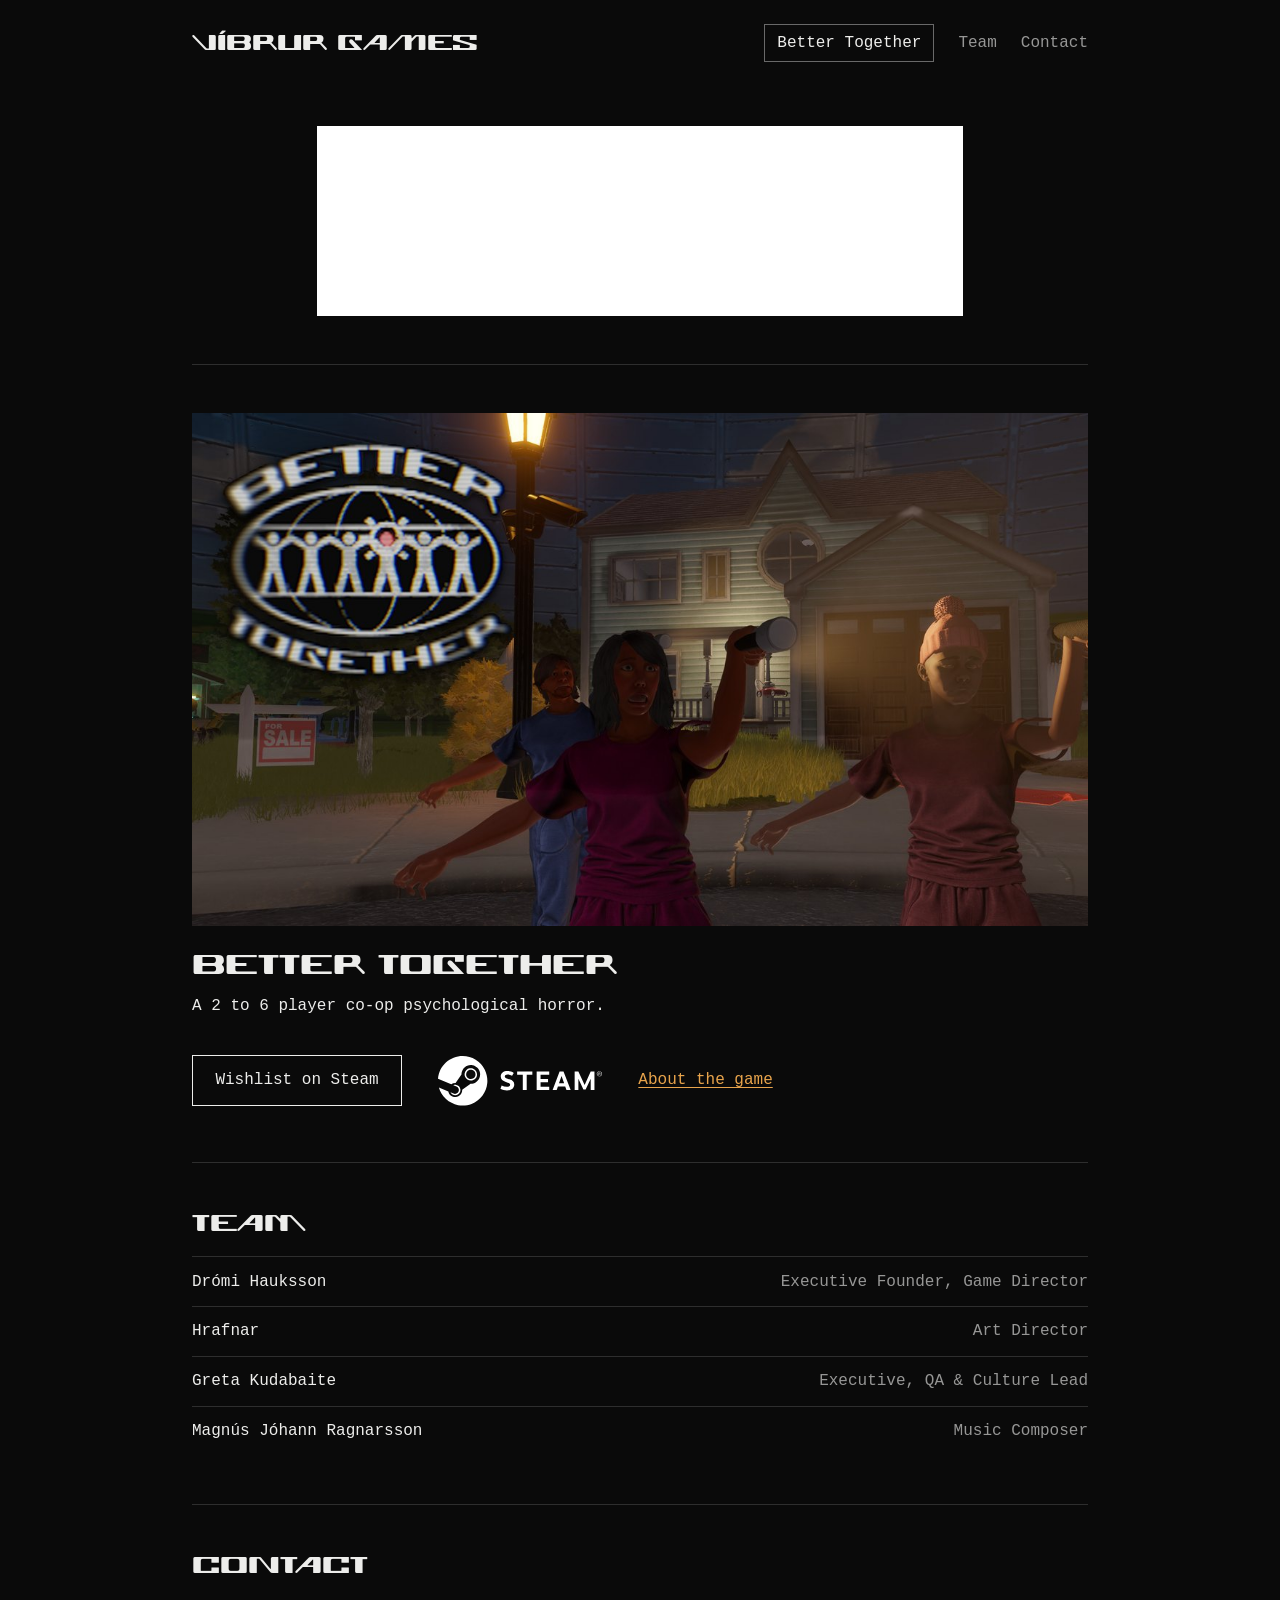
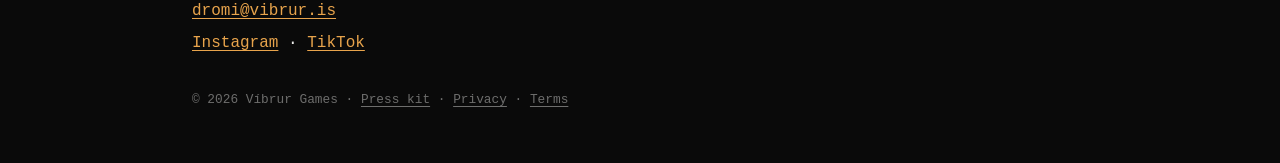
<file: index.html>
<!DOCTYPE html>
<html lang="en">
<head>
<meta charset="utf-8">
<meta name="viewport" content="width=device-width, initial-scale=1">
<meta http-equiv="Content-Security-Policy" content="default-src 'self'; script-src 'self'; style-src 'self'; img-src 'self' data:; connect-src 'self'; object-src 'none'; base-uri 'self'; frame-src https://store.steampowered.com; form-action 'none'">
<meta name="referrer" content="strict-origin-when-cross-origin">
<title>Víbrur Games · Better Together</title>
<meta name="description" content="Víbrur Games is an independent game studio in Reykjavík, Iceland, making Better Together, a 2 to 6 player co-op psychological horror game coming to Steam.">
<meta name="theme-color" content="#0a0a0a">
<meta name="color-scheme" content="dark">
<link rel="icon" href="/favicon.ico" sizes="any">
<link rel="icon" href="/favicon-192.png" type="image/png" sizes="192x192">
<link rel="apple-touch-icon" href="/apple-touch-icon.png">
<link rel="preload" href="/fonts/superglue.otf" as="font" type="font/otf" crossorigin>
<link rel="stylesheet" href="/styles.css">
<link rel="canonical" href="https://vibrur.is/">

<meta property="og:type" content="website">
<meta property="og:site_name" content="Víbrur Games">
<meta property="og:title" content="Víbrur Games">
<meta property="og:description" content="Víbrur Games is an independent game studio in Reykjavík, Iceland, making Better Together, a 2 to 6 player co-op psychological horror game coming to Steam.">
<meta property="og:url" content="https://vibrur.is/">
<meta property="og:image" content="https://vibrur.is/better-together/share.jpg">
<meta property="og:image:width" content="1200">
<meta property="og:image:height" content="630">
<meta property="og:image:alt" content="Better Together logo over three friends with torches on a suburban street at night">
<meta name="twitter:card" content="summary_large_image">

<script type="application/ld+json">
{
  "@context": "https://schema.org",
  "@type": "WebSite",
  "name": "Víbrur Games",
  "alternateName": ["Vibrur Games", "vibrur.is"],
  "url": "https://vibrur.is/"
}
</script>
<script type="application/ld+json">
{
  "@context": "https://schema.org",
  "@type": "Organization",
  "name": "Víbrur Games",
  "alternateName": ["Vibrur Games", "Drómi"],
  "url": "https://vibrur.is/",
  "email": "dromi@vibrur.is",
  "description": "An independent game development team based in Reykjavík, Iceland.",
  "address": {
    "@type": "PostalAddress",
    "addressLocality": "Reykjavík",
    "addressCountry": "IS"
  },
  "founder": {
    "@type": "Person",
    "name": "Drómi Hauksson",
    "jobTitle": "Executive Founder, Game Director"
  },
  "sameAs": [
    "https://www.instagram.com/vibrur",
    "https://www.tiktok.com/@vibrur"
  ]
}
</script>
</head>
<body>

<header class="top wrap">
  <h1 class="wordmark">Víbrur Games</h1>
  <nav aria-label="Main">
    <a class="tab" href="/better-together/">Better Together</a>
    <a href="#team">Team</a>
    <a href="#contact">Contact</a>
  </nav>
</header>

<main class="wrap">

  <div class="steam-widget">
    <iframe src="https://store.steampowered.com/widget/726680/" width="646" height="190" title="Better Together on Steam"></iframe>
  </div>

  <section class="game-card">
    <a href="/better-together/"><img src="/better-together/capsule.jpg" width="1232" height="706" alt="Better Together logo over three friends with torches on a suburban street at night"></a>
    <h2><a href="/better-together/">Better Together</a></h2>
    <p>A 2 to 6 player co-op psychological horror.</p>
    <div class="links">
      <a class="btn" href="https://store.steampowered.com/app/726680/Better_Together/" rel="noreferrer">Wishlist on Steam</a>
      <a class="steam-logo" href="https://store.steampowered.com/app/726680/Better_Together/" rel="noreferrer"><img src="/steam-logo.svg" width="164" height="50" alt="Steam"></a>
      <a href="/better-together/">About the game</a>
    </div>
  </section>

  <section id="team">
    <h2>Team</h2>
    <ul class="rows">
      <li><span>Drómi Hauksson</span> <span class="role">Executive Founder, Game Director</span></li>
      <li><span>Hrafnar</span> <span class="role">Art Director</span></li>
      <li><span>Greta Kudabaite</span> <span class="role">Executive, QA &amp; Culture Lead</span></li>
      <li><span>Magnús Jóhann Ragnarsson</span> <span class="role">Music Composer</span></li>
    </ul>
  </section>

</main>

<footer class="wrap" id="contact">
  <div class="foot">
    <h2>Contact</h2>
    <p><a href="mailto:dromi@vibrur.is">dromi@vibrur.is</a></p>
    <p><a href="https://www.instagram.com/vibrur" rel="noreferrer">Instagram</a> · <a href="https://www.tiktok.com/@vibrur" rel="noreferrer">TikTok</a></p>
    <p class="small">&copy; 2026 Víbrur Games · <a href="/press/">Press kit</a> · <a href="/privacy-policy/">Privacy</a> · <a href="/terms/">Terms</a></p>
  </div>
</footer>

</body>
</html>
</file>
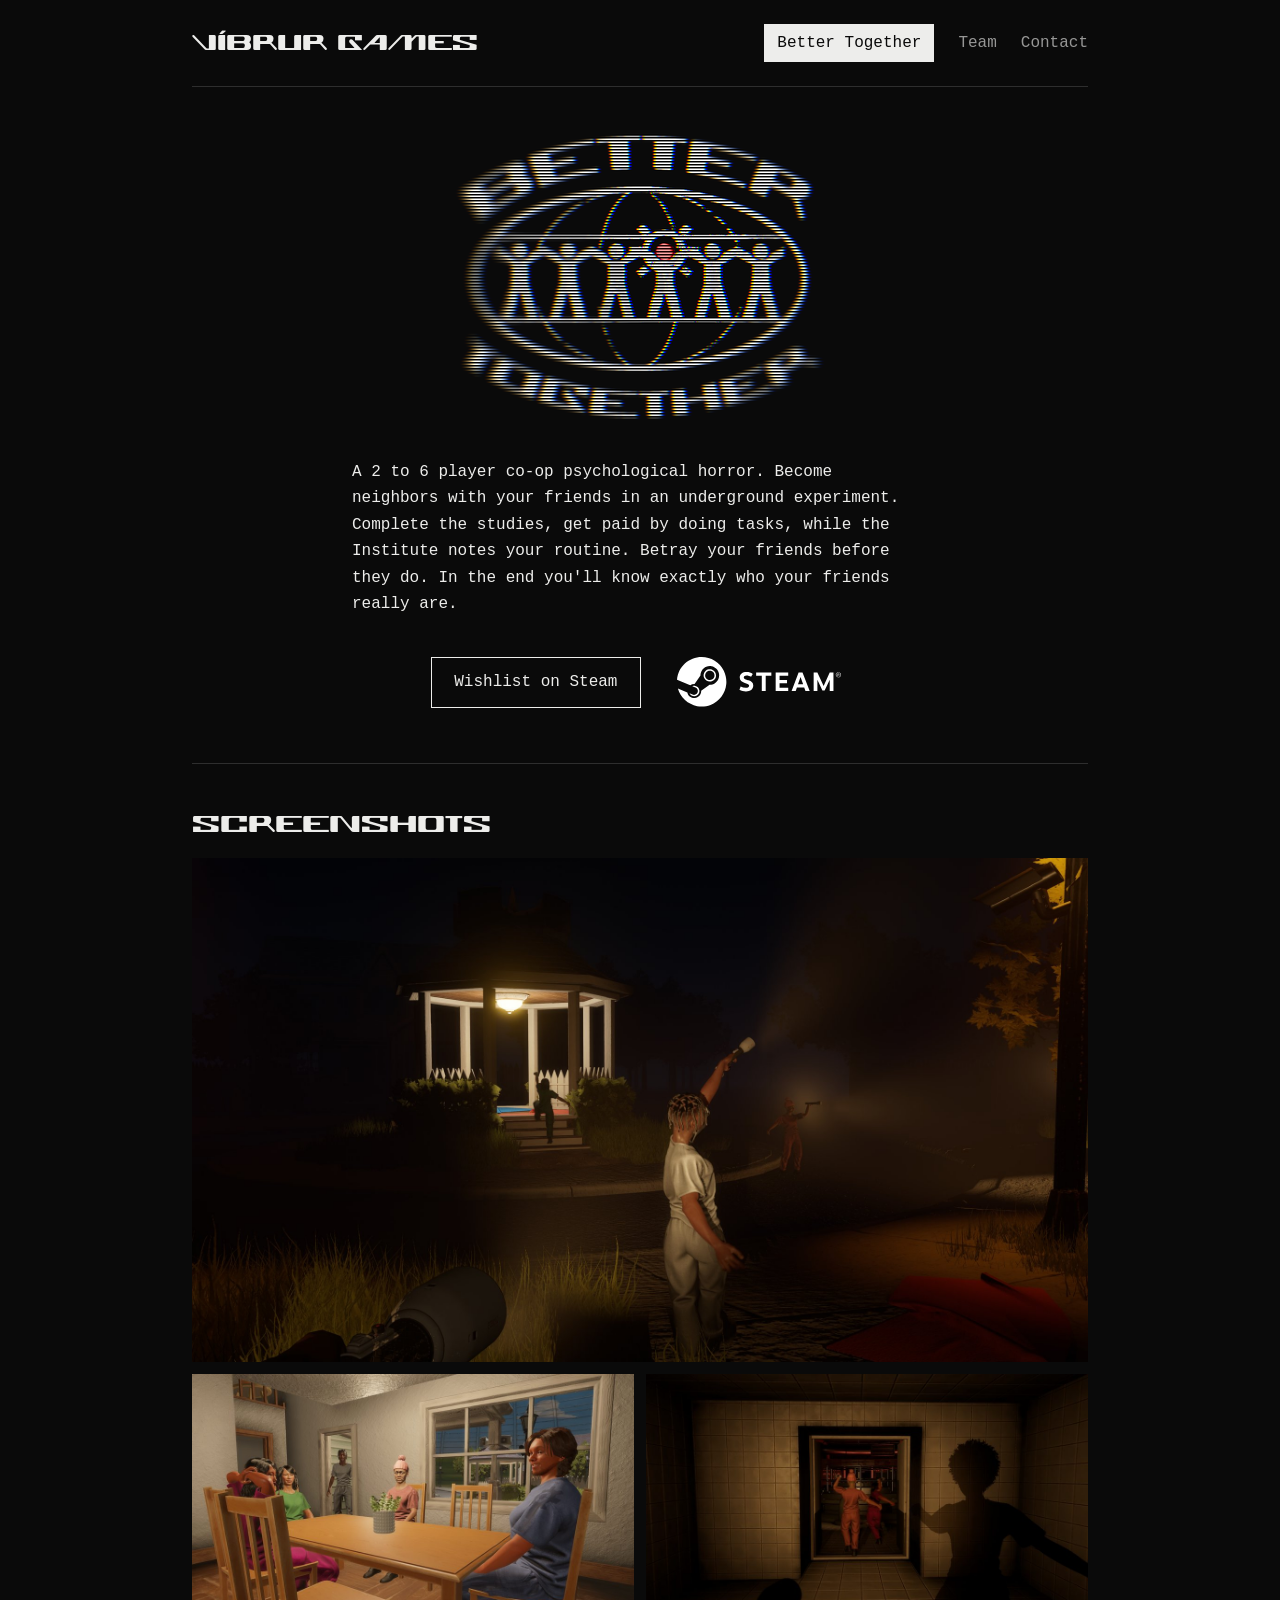
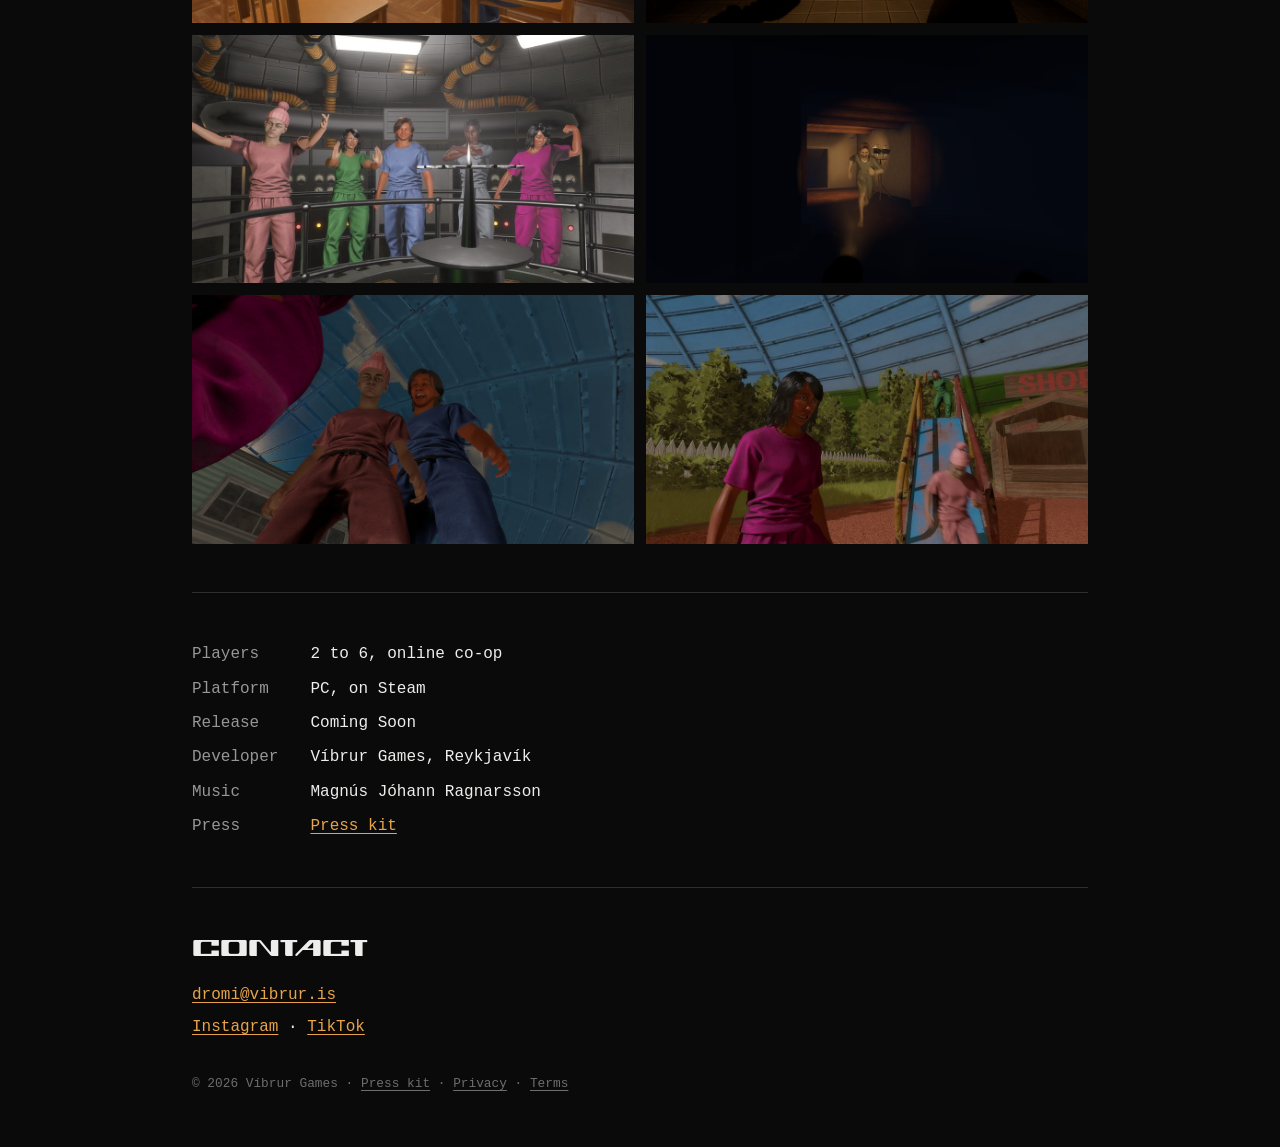
<file: better-together/index.html>
<!DOCTYPE html>
<html lang="en">
<head>
<meta charset="utf-8">
<meta name="viewport" content="width=device-width, initial-scale=1">
<meta http-equiv="Content-Security-Policy" content="default-src 'self'; script-src 'self'; style-src 'self'; img-src 'self' data:; connect-src 'self'; object-src 'none'; base-uri 'self'; form-action 'none'">
<meta name="referrer" content="strict-origin-when-cross-origin">
<title>Better Together · Co-op horror game · Víbrur Games</title>
<meta name="description" content="Better Together is a 2 to 6 player co-op psychological horror game. Become neighbors with your friends in an underground experiment. Coming soon to Steam.">
<meta name="theme-color" content="#0a0a0a">
<meta name="color-scheme" content="dark">
<link rel="icon" href="/favicon.ico" sizes="any">
<link rel="icon" href="/favicon-192.png" type="image/png" sizes="192x192">
<link rel="apple-touch-icon" href="/apple-touch-icon.png">
<link rel="preload" href="/fonts/superglue.otf" as="font" type="font/otf" crossorigin>
<link rel="stylesheet" href="/styles.css">
<link rel="canonical" href="https://vibrur.is/better-together/">

<meta property="og:type" content="website">
<meta property="og:site_name" content="Víbrur Games">
<meta property="og:title" content="Better Together">
<meta property="og:description" content="Better Together is a 2 to 6 player co-op psychological horror game. Become neighbors with your friends in an underground experiment. Coming soon to Steam.">
<meta property="og:url" content="https://vibrur.is/better-together/">
<meta property="og:image" content="https://vibrur.is/better-together/share.jpg">
<meta property="og:image:width" content="1200">
<meta property="og:image:height" content="630">
<meta property="og:image:alt" content="Better Together logo over three friends with torches on a suburban street at night">
<meta name="twitter:card" content="summary_large_image">

<script type="application/ld+json">
{
  "@context": "https://schema.org",
  "@type": "VideoGame",
  "name": "Better Together",
  "url": "https://vibrur.is/better-together/",
  "sameAs": ["https://store.steampowered.com/app/726680/Better_Together/"],
  "image": [
    "https://vibrur.is/better-together/share.jpg",
    "https://vibrur.is/better-together/shots/night-gazebo-1920.jpg",
    "https://vibrur.is/better-together/shots/kitchen-table-1920.jpg",
    "https://vibrur.is/better-together/shots/generator-room-1920.jpg"
  ],
  "inLanguage": "en",
  "description": "A 2 to 6 player co-op psychological horror. Become neighbors with your friends in an underground experiment. Complete the studies, get paid by doing tasks, while the Institute notes your routine. Betray your friends before they do. In the end you'll know exactly who your friends really are.",
  "genre": "Psychological horror",
  "playMode": "CoOp",
  "numberOfPlayers": { "@type": "QuantitativeValue", "minValue": 2, "maxValue": 6 },
  "gamePlatform": "PC",
  "operatingSystem": "Windows",
  "author": { "@type": "Organization", "name": "Víbrur Games", "url": "https://vibrur.is/" },
  "publisher": { "@type": "Organization", "name": "Víbrur Games", "url": "https://vibrur.is/" },
  "musicBy": { "@type": "Person", "name": "Magnús Jóhann Ragnarsson" }
}
</script>
</head>
<body>

<header class="top wrap">
  <a class="wordmark" href="/">Víbrur Games</a>
  <nav aria-label="Main">
    <a class="tab" href="/better-together/" aria-current="page">Better Together</a>
    <a href="/#team">Team</a>
    <a href="#contact">Contact</a>
  </nav>
</header>

<main class="wrap">

  <div class="game-head">
    <h1><img src="/better-together/logo-768.webp" srcset="/better-together/logo-384.webp 1x, /better-together/logo-768.webp 2x" width="384" height="300" alt="Better Together"></h1>
    <p class="blurb">A 2 to 6 player co-op psychological horror. Become neighbors with your friends in an underground experiment. Complete the studies, get paid by doing tasks, while the Institute notes your routine. Betray your friends before they do. In the end you'll know exactly who your friends really are.</p>
    <div class="links">
      <a class="btn" href="https://store.steampowered.com/app/726680/Better_Together/" rel="noreferrer">Wishlist on Steam</a>
      <a class="steam-logo" href="https://store.steampowered.com/app/726680/Better_Together/" rel="noreferrer"><img src="/steam-logo.svg" width="164" height="50" alt="Steam"></a>
    </div>
  </div>

  <section>
    <h2>Screenshots</h2>
    <div class="shots">
      <a class="wide" href="/better-together/shots/night-gazebo-1920.jpg"><img src="/better-together/shots/night-gazebo-1920.jpg" width="1920" height="1080" alt="Night. A player points a torch past the lit gazebo."></a>
      <a href="/better-together/shots/kitchen-table-1920.jpg"><img src="/better-together/shots/kitchen-table-960.jpg" width="960" height="540" loading="lazy" alt="Neighbors around a kitchen table."></a>
      <a href="/better-together/shots/tiled-corridor-1920.jpg"><img src="/better-together/shots/tiled-corridor-960.jpg" width="960" height="540" loading="lazy" alt="Two players run through a tiled doorway while a shadow falls across the wall."></a>
      <a href="/better-together/shots/generator-room-1920.jpg"><img src="/better-together/shots/generator-room-960.jpg" width="960" height="540" loading="lazy" alt="Five players in colored scrubs line up in the generator room."></a>
      <a href="/better-together/shots/torchlight-1920.jpg"><img src="/better-together/shots/torchlight-960.jpg" width="960" height="540" loading="lazy" alt="Torchlight on a doorway in a dark room."></a>
      <a href="/better-together/shots/under-the-dome-1920.jpg"><img src="/better-together/shots/under-the-dome-960.jpg" width="960" height="540" loading="lazy" alt="Two players seen from below, the dome's painted sky behind them."></a>
      <a href="/better-together/shots/playground-slide-1920.jpg"><img src="/better-together/shots/playground-slide-960.jpg" width="960" height="540" loading="lazy" alt="A player by the playground slide under the dome."></a>
    </div>
  </section>

  <section>
    <dl class="facts">
      <dt>Players</dt><dd>2 to 6, online co-op</dd>
      <dt>Platform</dt><dd>PC, on Steam</dd>
      <dt>Release</dt><dd>Coming Soon</dd>
      <dt>Developer</dt><dd>Víbrur Games, Reykjavík</dd>
      <dt>Music</dt><dd>Magnús Jóhann Ragnarsson</dd>
      <dt>Press</dt><dd><a href="/press/">Press kit</a></dd>
    </dl>
  </section>

</main>

<footer class="wrap" id="contact">
  <div class="foot">
    <h2>Contact</h2>
    <p><a href="mailto:dromi@vibrur.is">dromi@vibrur.is</a></p>
    <p><a href="https://www.instagram.com/vibrur" rel="noreferrer">Instagram</a> · <a href="https://www.tiktok.com/@vibrur" rel="noreferrer">TikTok</a></p>
    <p class="small">&copy; 2026 Víbrur Games · <a href="/press/">Press kit</a> · <a href="/privacy-policy/">Privacy</a> · <a href="/terms/">Terms</a></p>
  </div>
</footer>

<dialog class="viewer" id="viewer" aria-label="Screenshots">
  <img id="viewer-img" alt="">
  <div class="viewer-bar">
    <button type="button" class="btn" data-go="-1" aria-label="Previous screenshot">←</button>
    <span id="viewer-count" aria-live="polite"></span>
    <button type="button" class="btn" data-go="1" aria-label="Next screenshot">→</button>
    <button type="button" class="btn viewer-close">Close</button>
  </div>
</dialog>

<script src="/better-together/shots.js" defer></script>
</body>
</html>
</file>
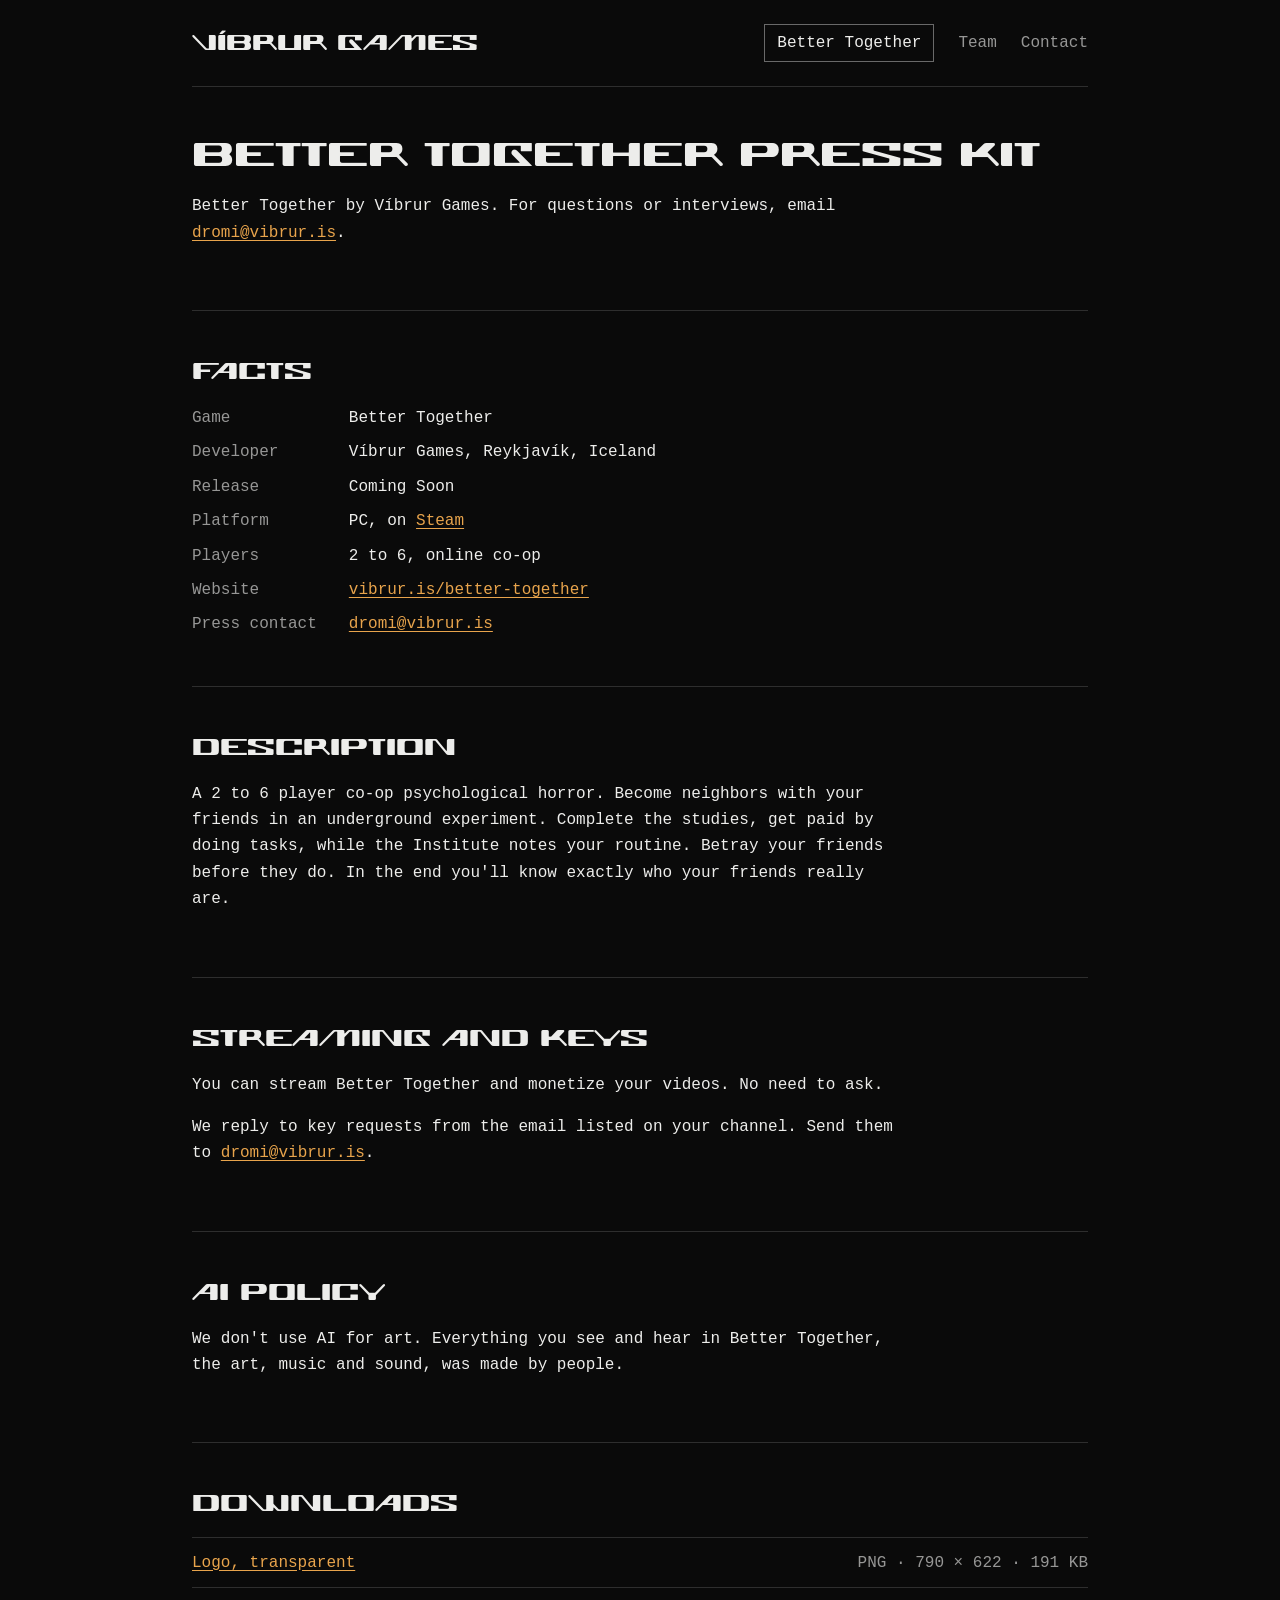
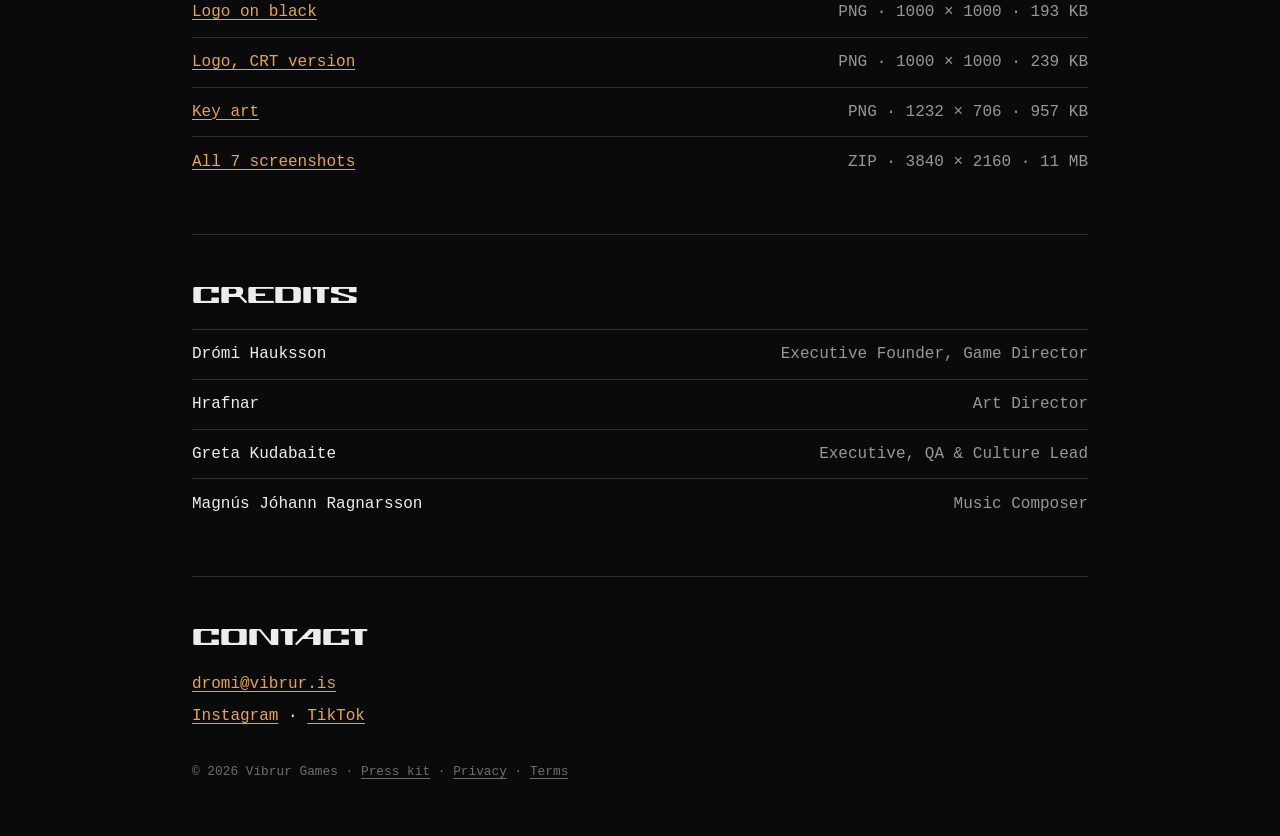
<file: press/index.html>
<!DOCTYPE html>
<html lang="en">
<head>
<meta charset="utf-8">
<meta name="viewport" content="width=device-width, initial-scale=1">
<meta http-equiv="Content-Security-Policy" content="default-src 'self'; script-src 'self'; style-src 'self'; img-src 'self' data:; connect-src 'self'; object-src 'none'; base-uri 'self'; form-action 'none'">
<meta name="referrer" content="strict-origin-when-cross-origin">
<title>Better Together press kit · Víbrur Games</title>
<meta name="description" content="Better Together press kit: facts, logos, key art and 4K screenshots for the co-op psychological horror game by Víbrur Games. Streaming and monetizing is allowed.">
<meta name="theme-color" content="#0a0a0a">
<meta name="color-scheme" content="dark">
<link rel="icon" href="/favicon.ico" sizes="any">
<link rel="icon" href="/favicon-192.png" type="image/png" sizes="192x192">
<link rel="apple-touch-icon" href="/apple-touch-icon.png">
<link rel="preload" href="/fonts/superglue.otf" as="font" type="font/otf" crossorigin>
<link rel="stylesheet" href="/styles.css">
<link rel="canonical" href="https://vibrur.is/press/">

<meta property="og:type" content="website">
<meta property="og:site_name" content="Víbrur Games">
<meta property="og:title" content="Better Together press kit">
<meta property="og:description" content="Better Together press kit: facts, logos, key art and 4K screenshots for the co-op psychological horror game by Víbrur Games. Streaming and monetizing is allowed.">
<meta property="og:url" content="https://vibrur.is/press/">
<meta property="og:image" content="https://vibrur.is/better-together/share.jpg">
<meta property="og:image:width" content="1200">
<meta property="og:image:height" content="630">
<meta property="og:image:alt" content="Better Together logo over three friends with torches on a suburban street at night">
<meta name="twitter:card" content="summary_large_image">

<script type="application/ld+json">
{
  "@context": "https://schema.org",
  "@type": "WebPage",
  "name": "Better Together press kit",
  "url": "https://vibrur.is/press/",
  "about": { "@type": "VideoGame", "name": "Better Together", "url": "https://vibrur.is/better-together/" },
  "publisher": { "@type": "Organization", "name": "Víbrur Games", "url": "https://vibrur.is/" }
}
</script>
</head>
<body>

<header class="top wrap">
  <a class="wordmark" href="/">Víbrur Games</a>
  <nav aria-label="Main">
    <a class="tab" href="/better-together/">Better Together</a>
    <a href="/#team">Team</a>
    <a href="#contact">Contact</a>
  </nav>
</header>

<main class="wrap">

  <section>
    <h1>Better Together press kit</h1>
    <p>Better Together by Víbrur Games. For questions or interviews, email <a href="mailto:dromi@vibrur.is">dromi@vibrur.is</a>.</p>
  </section>

  <section>
    <h2>Facts</h2>
    <dl class="facts">
      <dt>Game</dt><dd>Better Together</dd>
      <dt>Developer</dt><dd>Víbrur Games, Reykjavík, Iceland</dd>
      <dt>Release</dt><dd>Coming Soon</dd>
      <dt>Platform</dt><dd>PC, on <a href="https://store.steampowered.com/app/726680/Better_Together/" rel="noreferrer">Steam</a></dd>
      <dt>Players</dt><dd>2 to 6, online co-op</dd>
      <dt>Website</dt><dd><a href="/better-together/">vibrur.is/better-together</a></dd>
      <dt>Press contact</dt><dd><a href="mailto:dromi@vibrur.is">dromi@vibrur.is</a></dd>
    </dl>
  </section>

  <section>
    <h2>Description</h2>
    <p>A 2 to 6 player co-op psychological horror. Become neighbors with your friends in an underground experiment. Complete the studies, get paid by doing tasks, while the Institute notes your routine. Betray your friends before they do. In the end you'll know exactly who your friends really are.</p>
  </section>

  <section>
    <h2>Streaming and keys</h2>
    <p>You can stream Better Together and monetize your videos. No need to ask.</p>
    <p>We reply to key requests from the email listed on your channel. Send them to <a href="mailto:dromi@vibrur.is">dromi@vibrur.is</a>.</p>
  </section>

  <section>
    <h2>AI policy</h2>
    <p>We don't use AI for art. Everything you see and hear in Better Together, the art, music and sound, was made by people.</p>
  </section>

  <section>
    <h2>Downloads</h2>
    <ul class="rows">
      <li><a href="/press/better-together-logo.png" download>Logo, transparent</a> <span class="role">PNG · 790 × 622 · 191 KB</span></li>
      <li><a href="/press/better-together-logo-on-black.png" download>Logo on black</a> <span class="role">PNG · 1000 × 1000 · 193 KB</span></li>
      <li><a href="/press/better-together-logo-crt.png" download>Logo, CRT version</a> <span class="role">PNG · 1000 × 1000 · 239 KB</span></li>
      <li><a href="/press/better-together-key-art.png" download>Key art</a> <span class="role">PNG · 1232 × 706 · 957 KB</span></li>
      <li><a href="/press/better-together-screenshots.zip" download>All 7 screenshots</a> <span class="role">ZIP · 3840 × 2160 · 11 MB</span></li>
    </ul>
  </section>

  <section>
    <h2>Credits</h2>
    <ul class="rows">
      <li><span>Drómi Hauksson</span> <span class="role">Executive Founder, Game Director</span></li>
      <li><span>Hrafnar</span> <span class="role">Art Director</span></li>
      <li><span>Greta Kudabaite</span> <span class="role">Executive, QA &amp; Culture Lead</span></li>
      <li><span>Magnús Jóhann Ragnarsson</span> <span class="role">Music Composer</span></li>
    </ul>
  </section>

</main>

<footer class="wrap" id="contact">
  <div class="foot">
    <h2>Contact</h2>
    <p><a href="mailto:dromi@vibrur.is">dromi@vibrur.is</a></p>
    <p><a href="https://www.instagram.com/vibrur" rel="noreferrer">Instagram</a> · <a href="https://www.tiktok.com/@vibrur" rel="noreferrer">TikTok</a></p>
    <p class="small">&copy; 2026 Víbrur Games · <a href="/press/" aria-current="page">Press kit</a> · <a href="/privacy-policy/">Privacy</a> · <a href="/terms/">Terms</a></p>
  </div>
</footer>

</body>
</html>
</file>
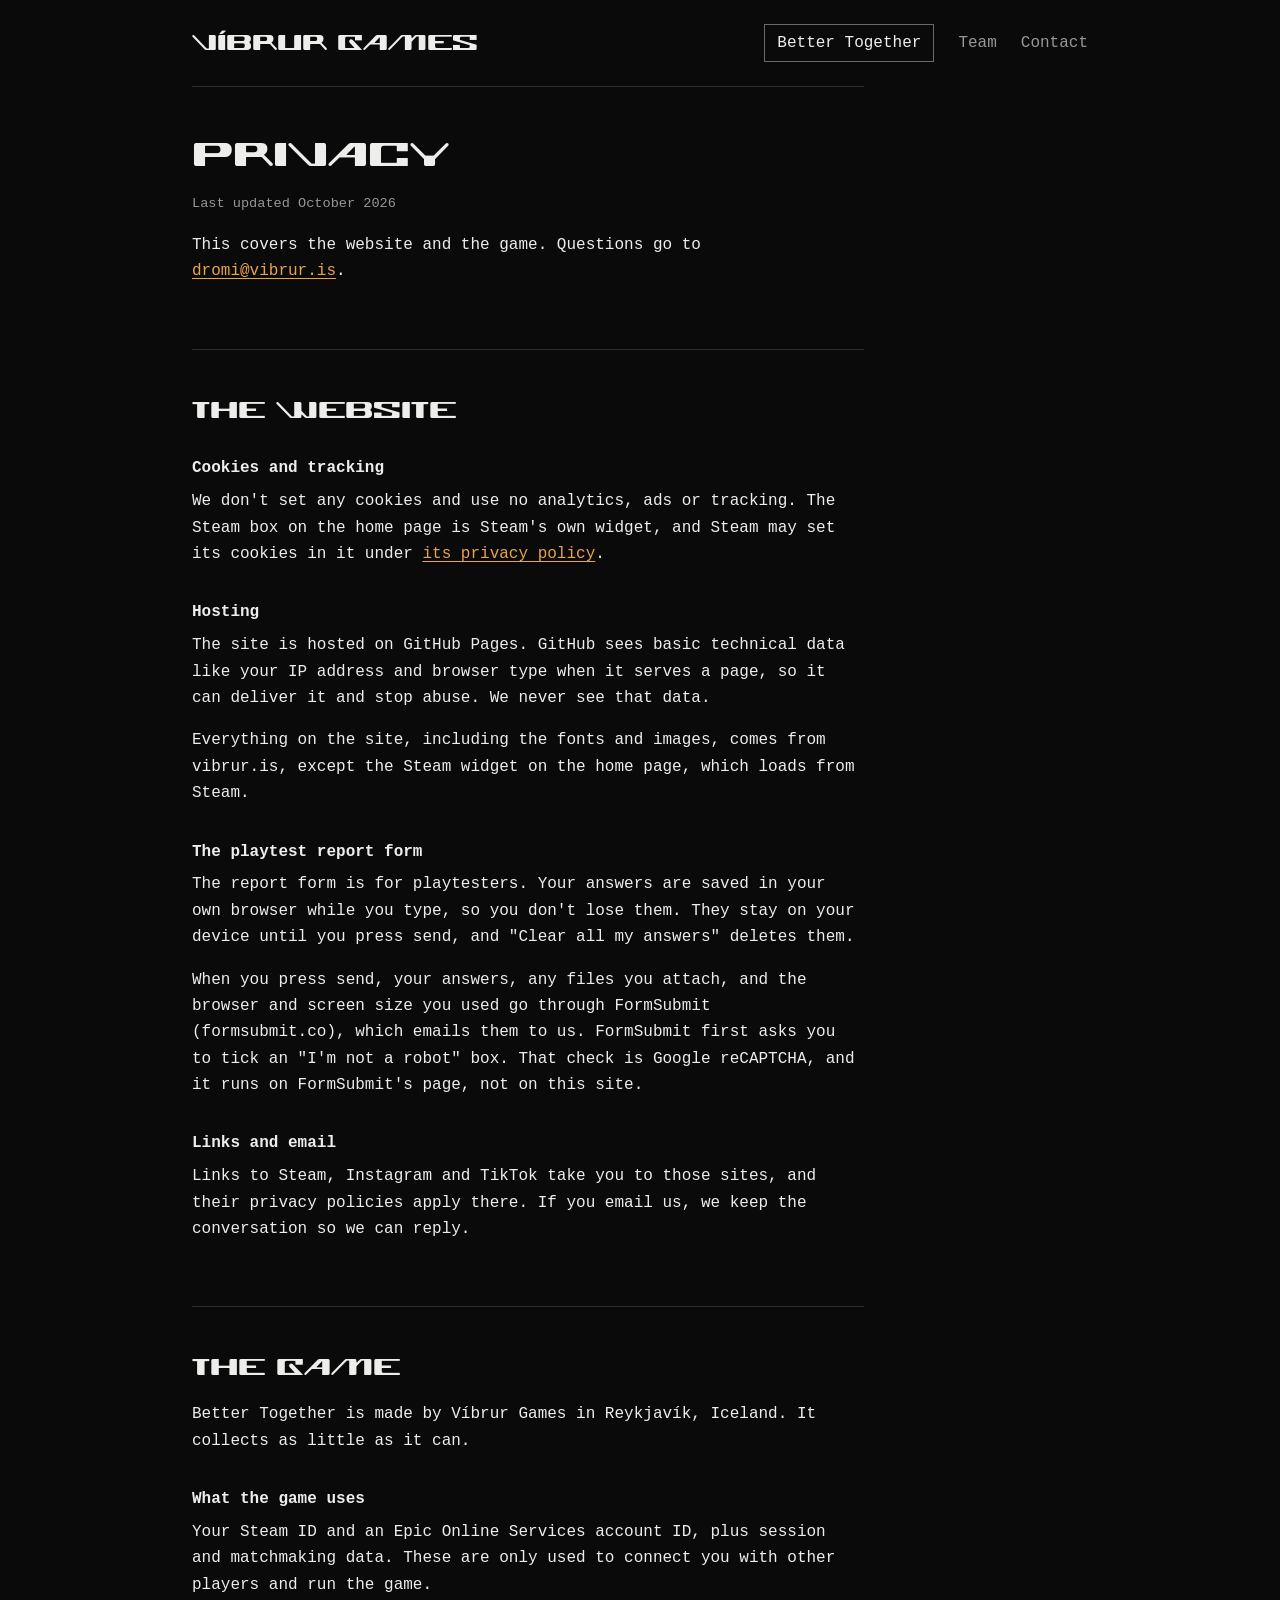
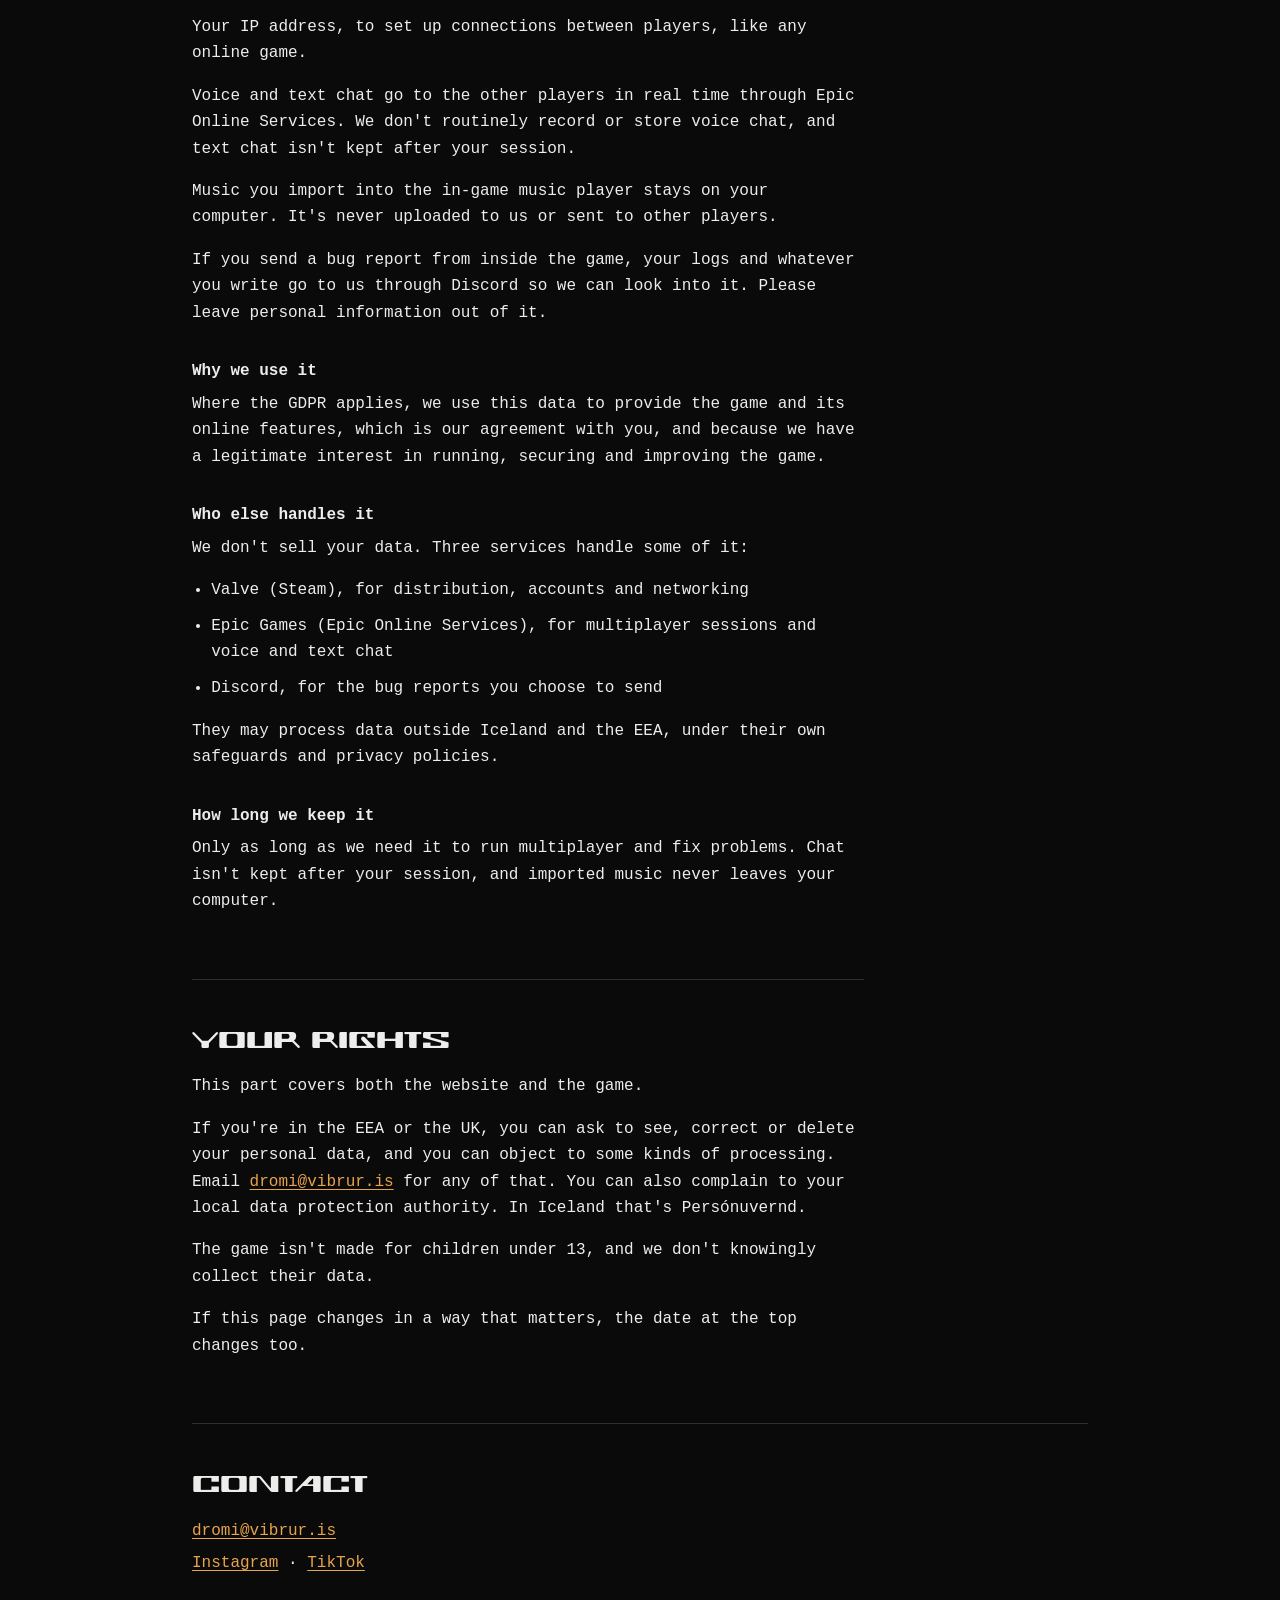
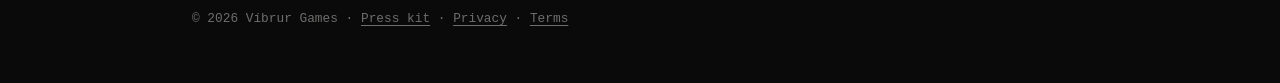
<file: privacy-policy/index.html>
<!DOCTYPE html>
<html lang="en">
<head>
<meta charset="utf-8">
<meta name="viewport" content="width=device-width, initial-scale=1">
<meta http-equiv="Content-Security-Policy" content="default-src 'self'; script-src 'self'; style-src 'self'; img-src 'self' data:; connect-src 'self'; object-src 'none'; base-uri 'self'; form-action 'none'">
<meta name="referrer" content="strict-origin-when-cross-origin">
<title>Privacy · Víbrur Games</title>
<meta name="description" content="How the Víbrur Games website and the game Better Together handle your data.">
<meta name="theme-color" content="#0a0a0a">
<meta name="color-scheme" content="dark">
<link rel="icon" href="/favicon.ico" sizes="any">
<link rel="icon" href="/favicon-192.png" type="image/png" sizes="192x192">
<link rel="apple-touch-icon" href="/apple-touch-icon.png">
<link rel="preload" href="/fonts/superglue.otf" as="font" type="font/otf" crossorigin>
<link rel="stylesheet" href="/styles.css">
<link rel="canonical" href="https://vibrur.is/privacy-policy/">

<meta property="og:type" content="website">
<meta property="og:site_name" content="Víbrur Games">
<meta property="og:title" content="Privacy · Víbrur Games">
<meta property="og:description" content="How the Víbrur Games website and the game Better Together handle your data.">
<meta property="og:url" content="https://vibrur.is/privacy-policy/">
</head>
<body>

<header class="top wrap">
  <a class="wordmark" href="/">Víbrur Games</a>
  <nav aria-label="Main">
    <a class="tab" href="/better-together/">Better Together</a>
    <a href="/#team">Team</a>
    <a href="#contact">Contact</a>
  </nav>
</header>

<main class="wrap legal">

  <section>
    <h1>Privacy</h1>
    <p class="updated">Last updated October 2026</p>
    <p>This covers the website and the game. Questions go to <a href="mailto:dromi@vibrur.is">dromi@vibrur.is</a>.</p>
  </section>

  <section>
    <h2>The website</h2>

    <h3>Cookies and tracking</h3>
    <p>We don't set any cookies and use no analytics, ads or tracking. The Steam box on the home page is Steam's own widget, and Steam may set its cookies in it under <a href="https://store.steampowered.com/privacy_agreement/" rel="noreferrer">its privacy policy</a>.</p>

    <h3>Hosting</h3>
    <p>The site is hosted on GitHub Pages. GitHub sees basic technical data like your IP address and browser type when it serves a page, so it can deliver it and stop abuse. We never see that data.</p>
    <p>Everything on the site, including the fonts and images, comes from vibrur.is, except the Steam widget on the home page, which loads from Steam.</p>

    <h3>The playtest report form</h3>
    <p>The report form is for playtesters. Your answers are saved in your own browser while you type, so you don't lose them. They stay on your device until you press send, and "Clear all my answers" deletes them.</p>
    <p>When you press send, your answers, any files you attach, and the browser and screen size you used go through FormSubmit (formsubmit.co), which emails them to us. FormSubmit first asks you to tick an "I'm not a robot" box. That check is Google reCAPTCHA, and it runs on FormSubmit's page, not on this site.</p>

    <h3>Links and email</h3>
    <p>Links to Steam, Instagram and TikTok take you to those sites, and their privacy policies apply there. If you email us, we keep the conversation so we can reply.</p>
  </section>

  <section>
    <h2>The game</h2>
    <p>Better Together is made by Víbrur Games in Reykjavík, Iceland. It collects as little as it can.</p>

    <h3>What the game uses</h3>
    <p>Your Steam ID and an Epic Online Services account ID, plus session and matchmaking data. These are only used to connect you with other players and run the game.</p>
    <p>Your IP address, to set up connections between players, like any online game.</p>
    <p>Voice and text chat go to the other players in real time through Epic Online Services. We don't routinely record or store voice chat, and text chat isn't kept after your session.</p>
    <p>Music you import into the in-game music player stays on your computer. It's never uploaded to us or sent to other players.</p>
    <p>If you send a bug report from inside the game, your logs and whatever you write go to us through Discord so we can look into it. Please leave personal information out of it.</p>

    <h3>Why we use it</h3>
    <p>Where the GDPR applies, we use this data to provide the game and its online features, which is our agreement with you, and because we have a legitimate interest in running, securing and improving the game.</p>

    <h3>Who else handles it</h3>
    <p>We don't sell your data. Three services handle some of it:</p>
    <ul>
      <li>Valve (Steam), for distribution, accounts and networking</li>
      <li>Epic Games (Epic Online Services), for multiplayer sessions and voice and text chat</li>
      <li>Discord, for the bug reports you choose to send</li>
    </ul>
    <p>They may process data outside Iceland and the EEA, under their own safeguards and privacy policies.</p>

    <h3>How long we keep it</h3>
    <p>Only as long as we need it to run multiplayer and fix problems. Chat isn't kept after your session, and imported music never leaves your computer.</p>
  </section>

  <section>
    <h2>Your rights</h2>
    <p>This part covers both the website and the game.</p>
    <p>If you're in the EEA or the UK, you can ask to see, correct or delete your personal data, and you can object to some kinds of processing. Email <a href="mailto:dromi@vibrur.is">dromi@vibrur.is</a> for any of that. You can also complain to your local data protection authority. In Iceland that's Persónuvernd.</p>
    <p>The game isn't made for children under 13, and we don't knowingly collect their data.</p>
    <p>If this page changes in a way that matters, the date at the top changes too.</p>
  </section>

</main>

<footer class="wrap" id="contact">
  <div class="foot">
    <h2>Contact</h2>
    <p><a href="mailto:dromi@vibrur.is">dromi@vibrur.is</a></p>
    <p><a href="https://www.instagram.com/vibrur" rel="noreferrer">Instagram</a> · <a href="https://www.tiktok.com/@vibrur" rel="noreferrer">TikTok</a></p>
    <p class="small">&copy; 2026 Víbrur Games · <a href="/press/">Press kit</a> · <a href="/privacy-policy/" aria-current="page">Privacy</a> · <a href="/terms/">Terms</a></p>
  </div>
</footer>

</body>
</html>
</file>
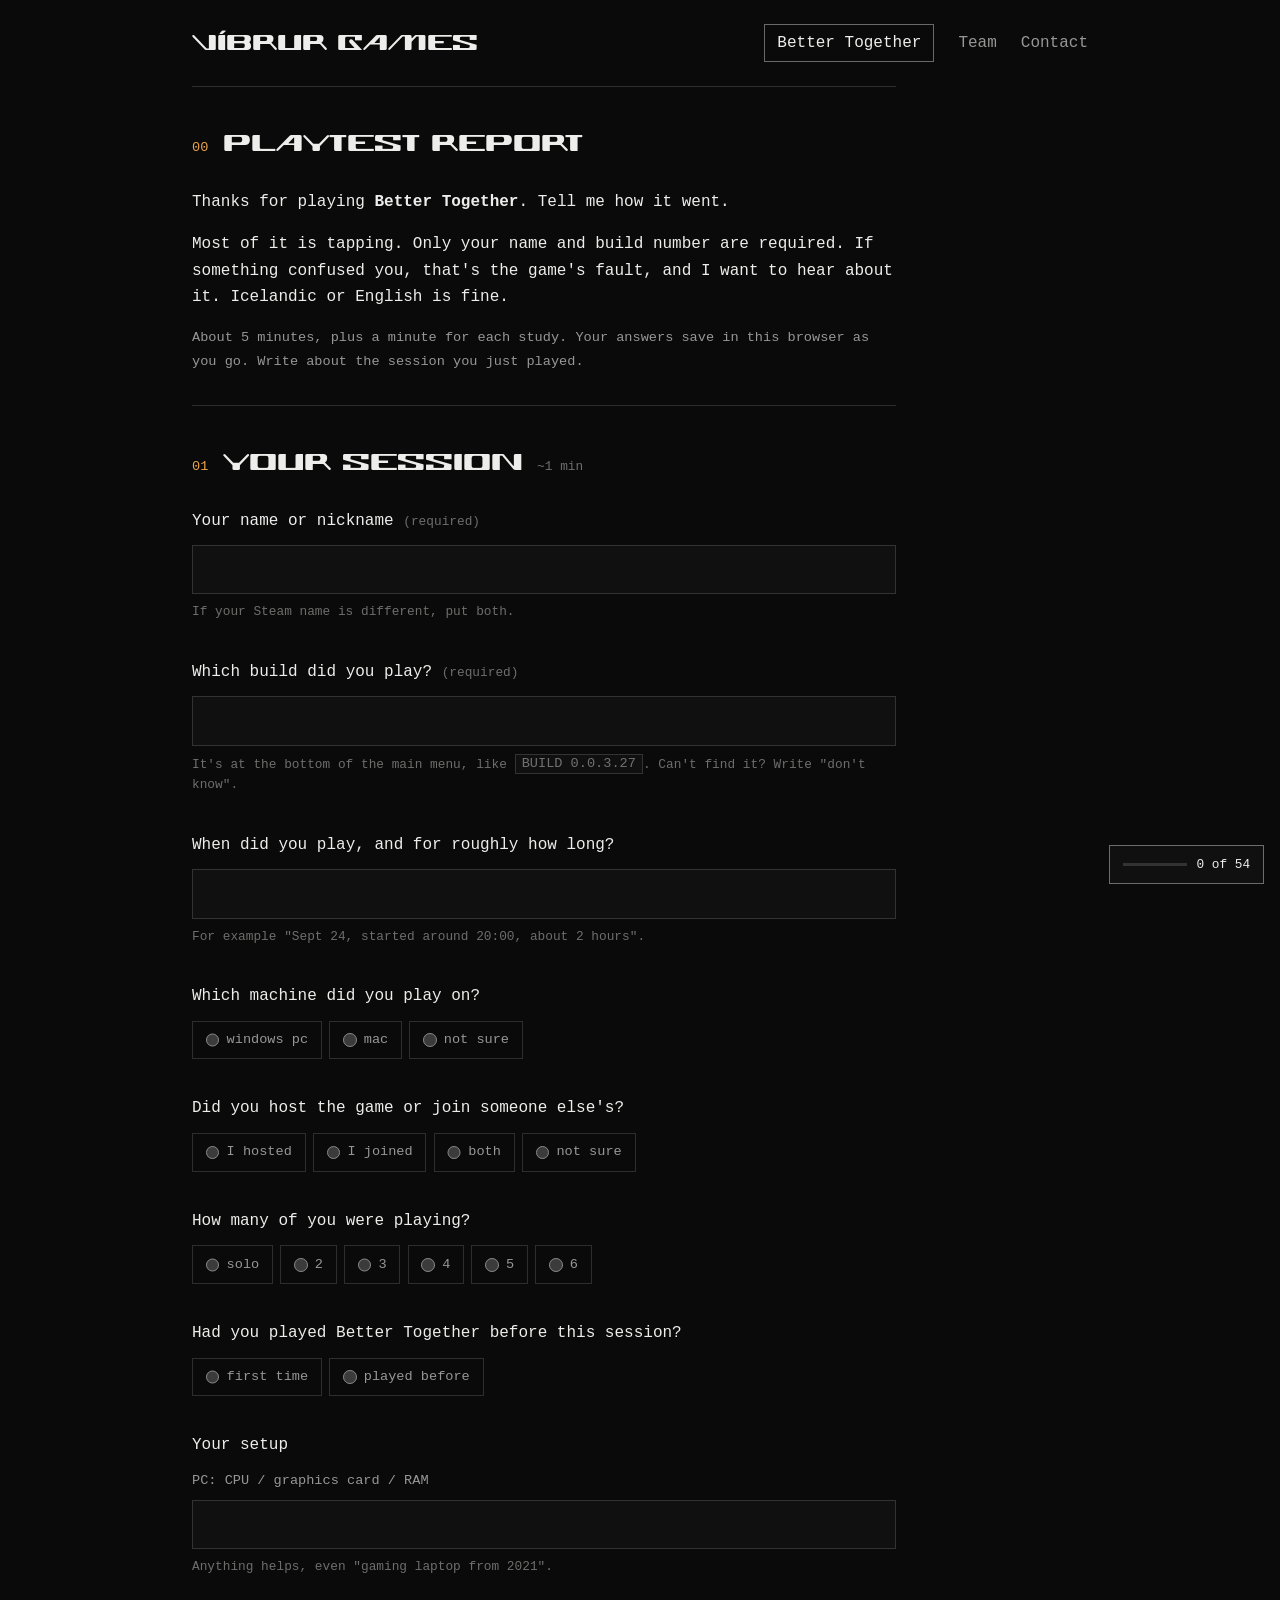
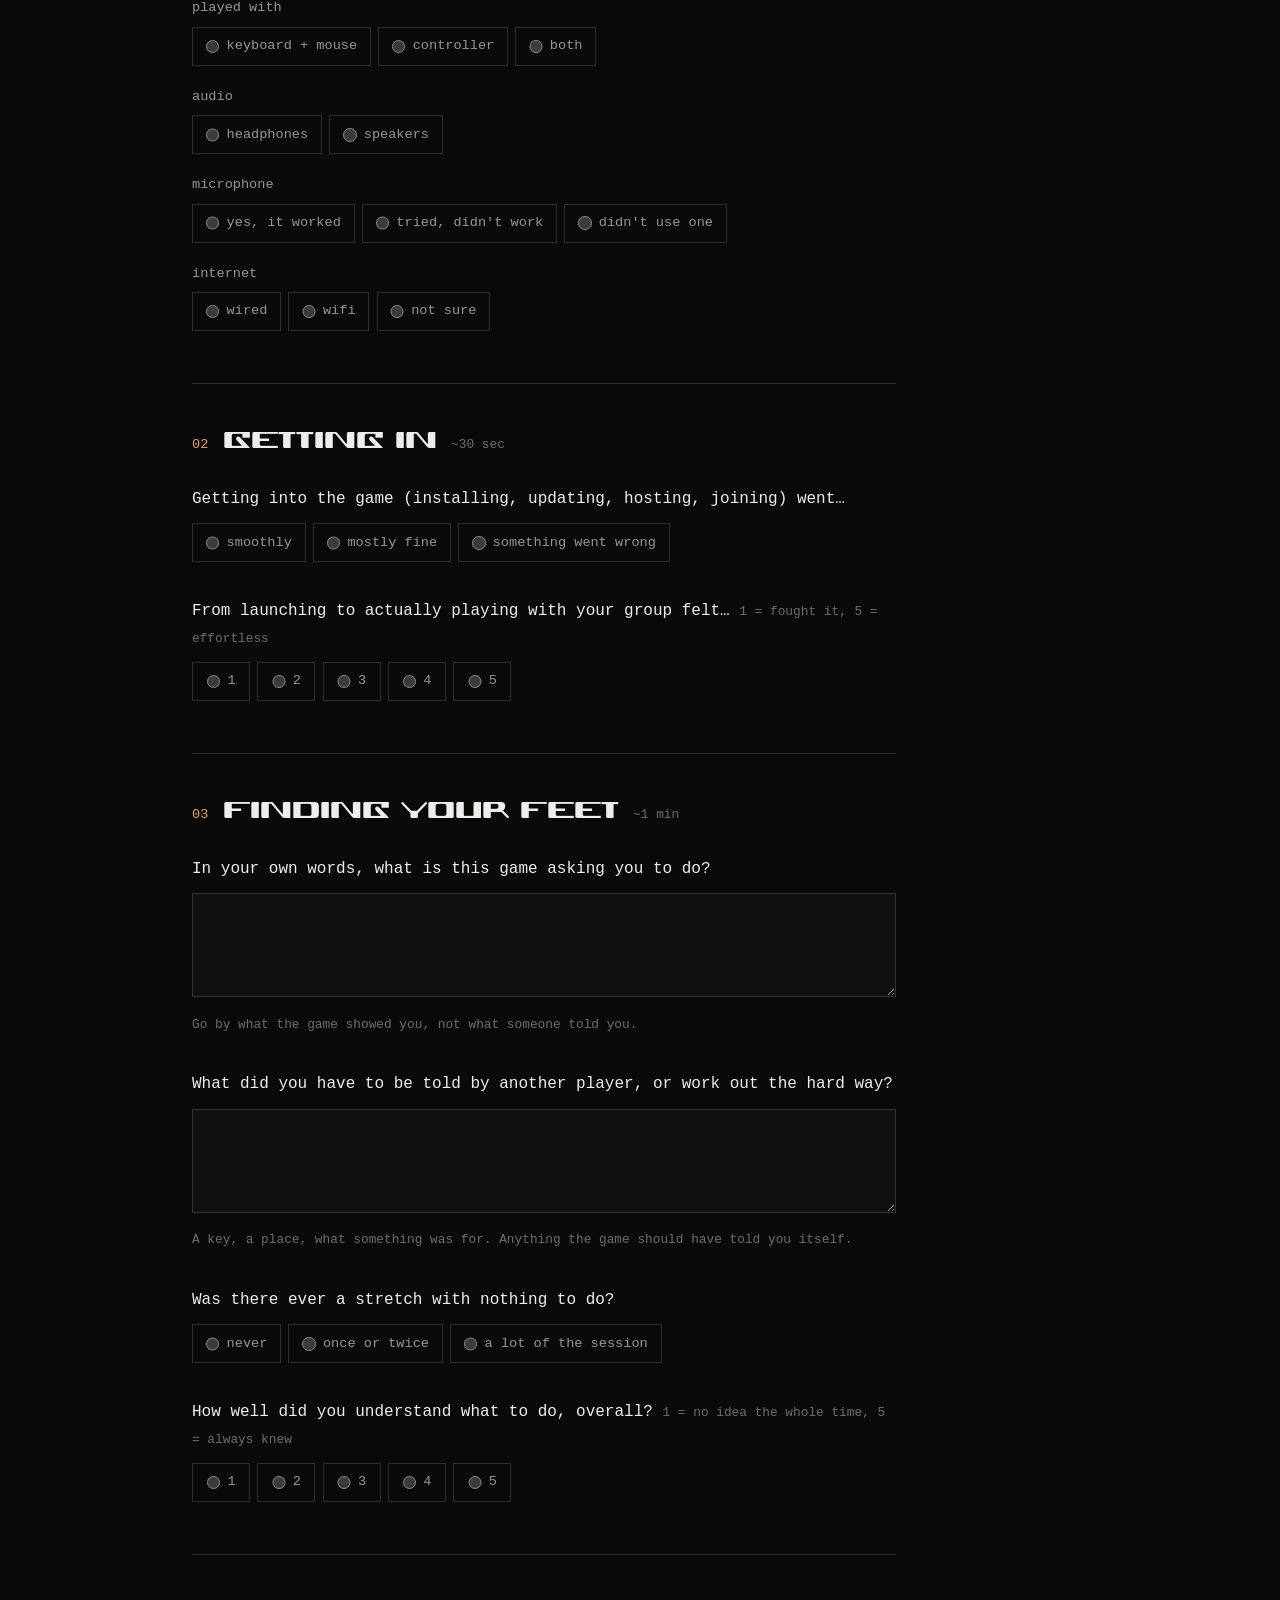
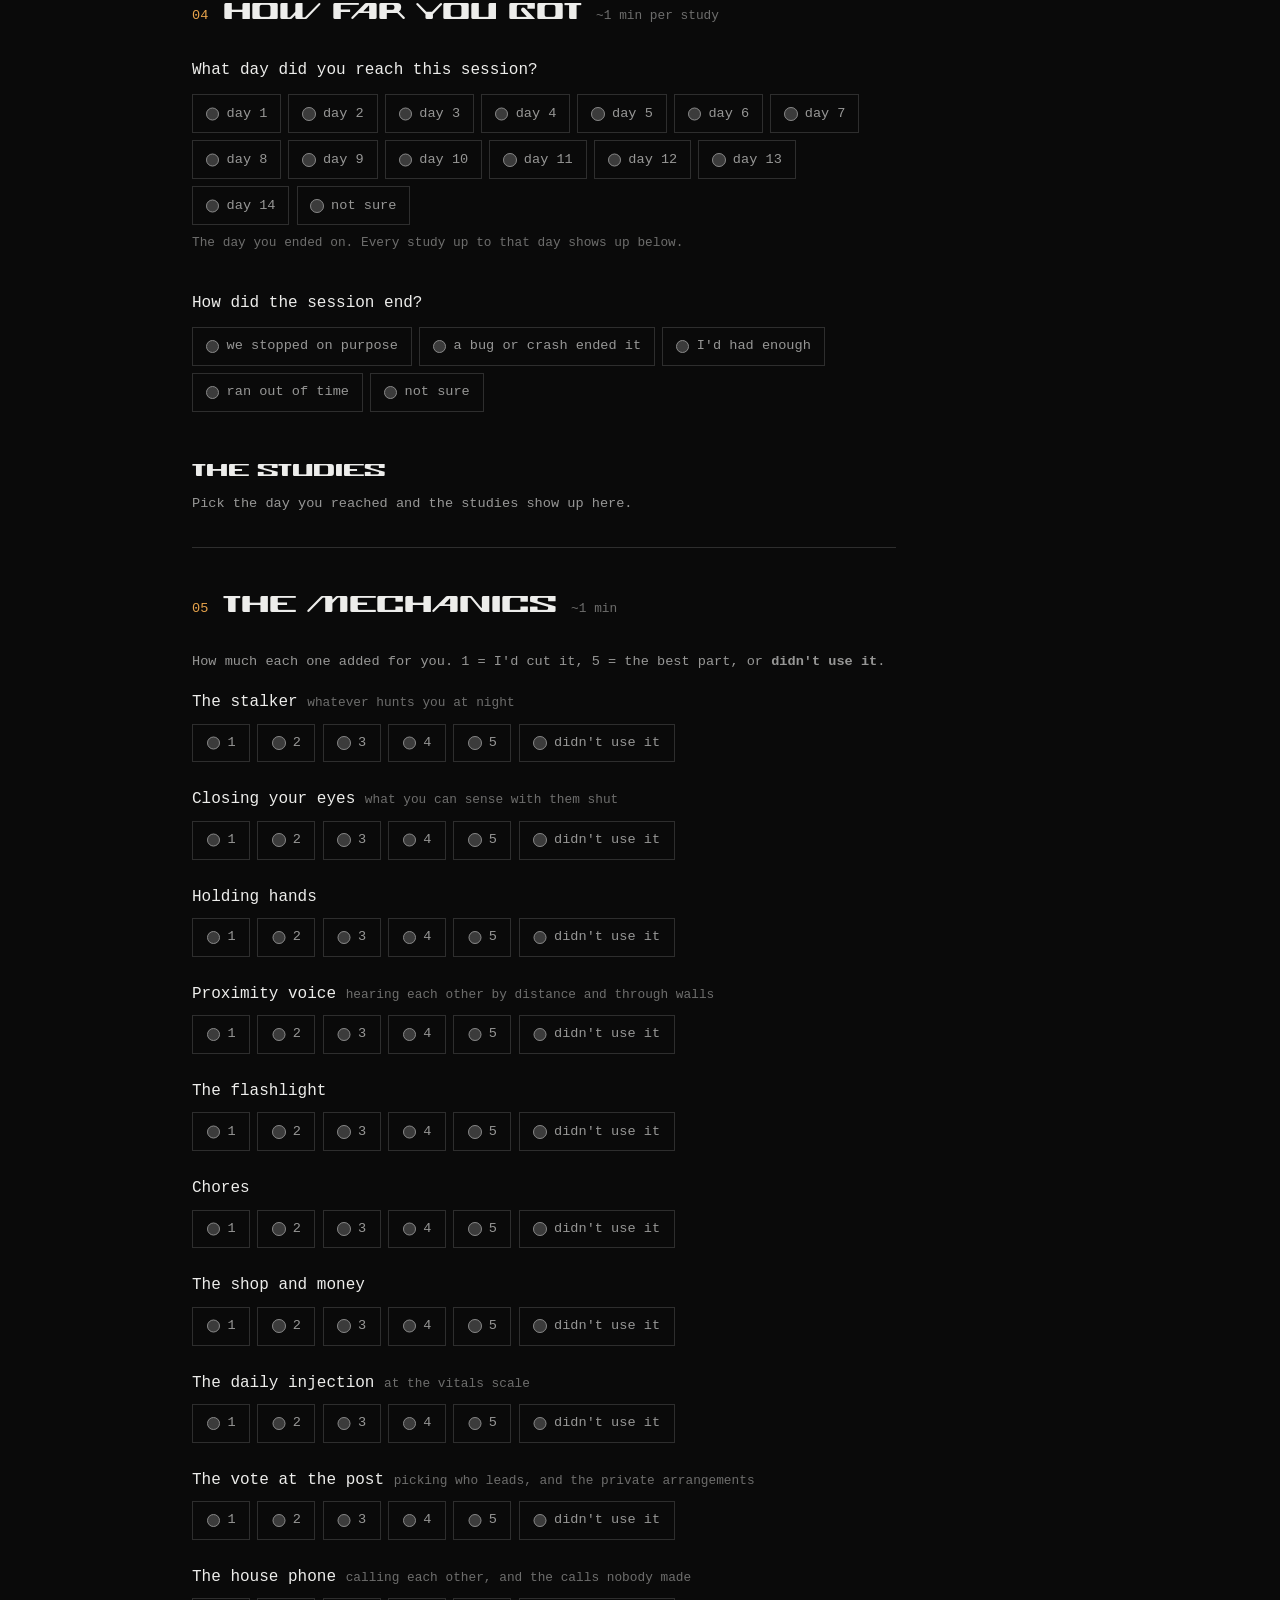
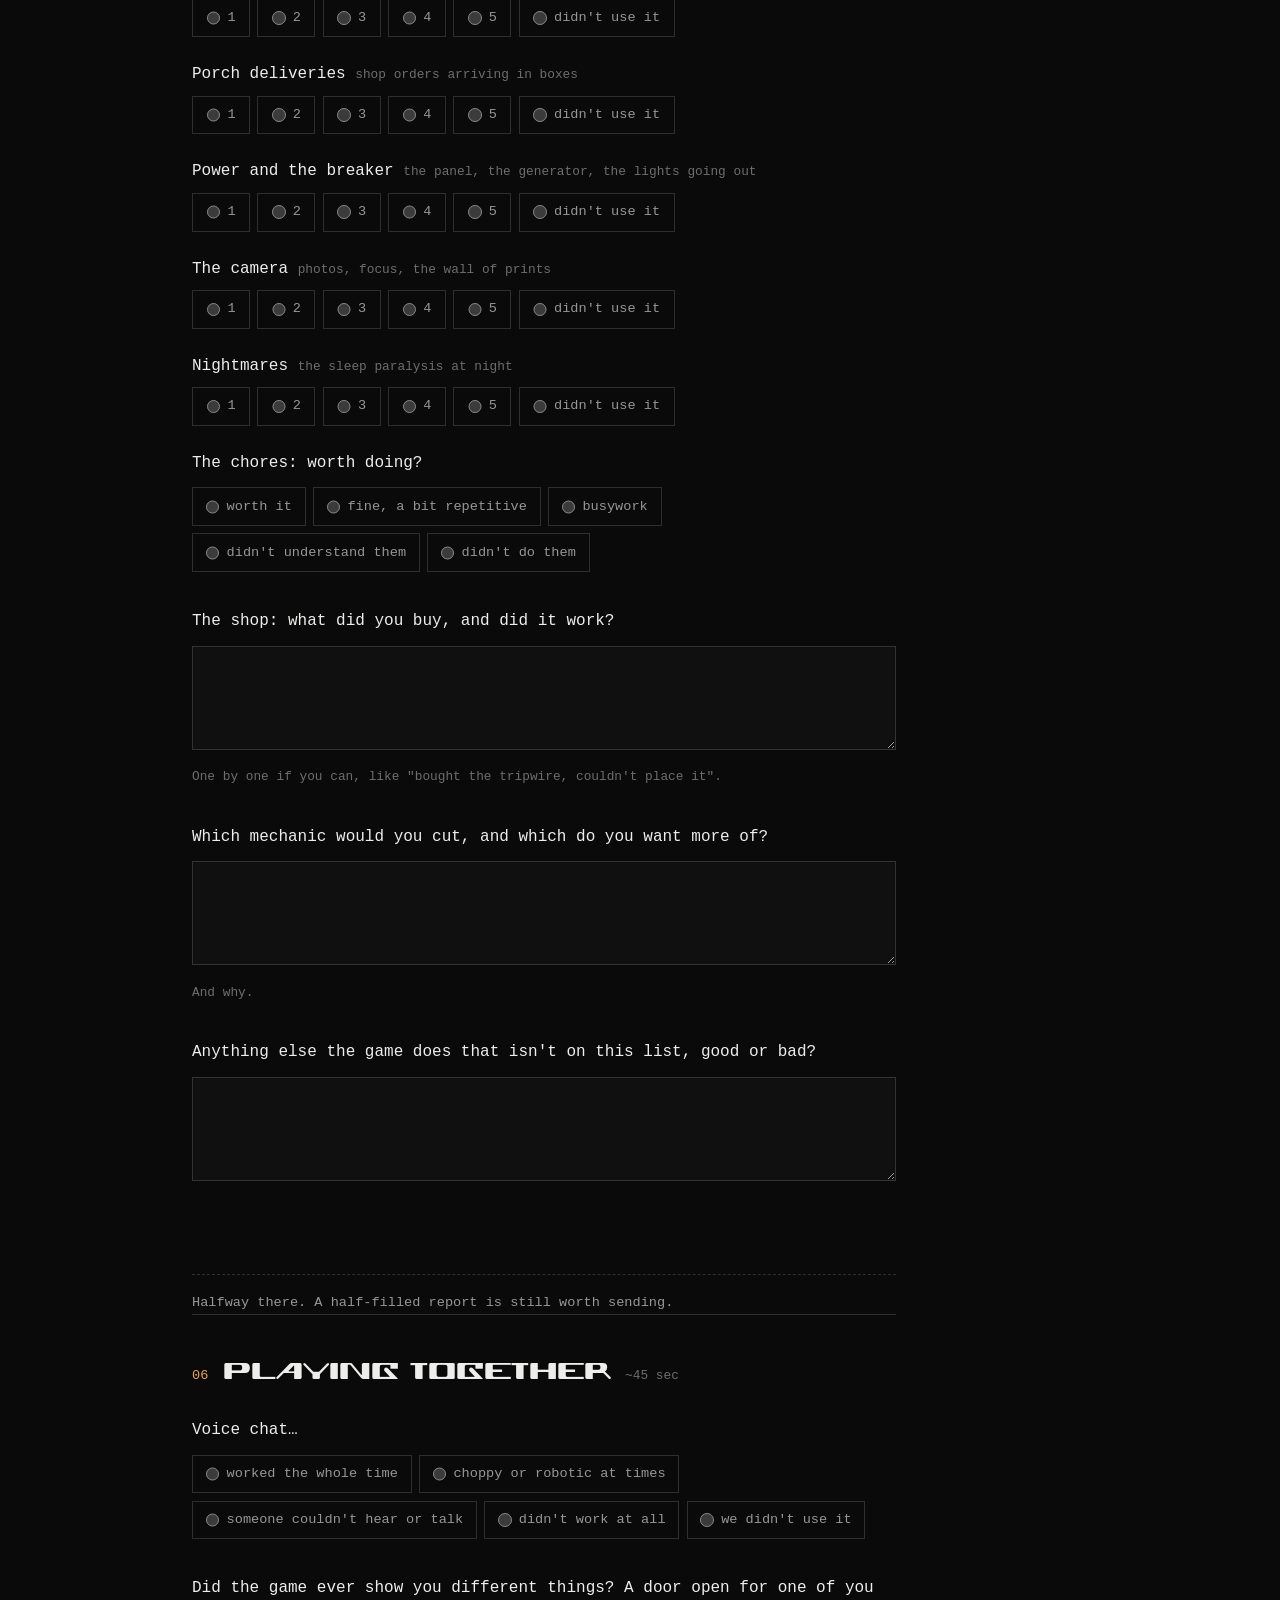
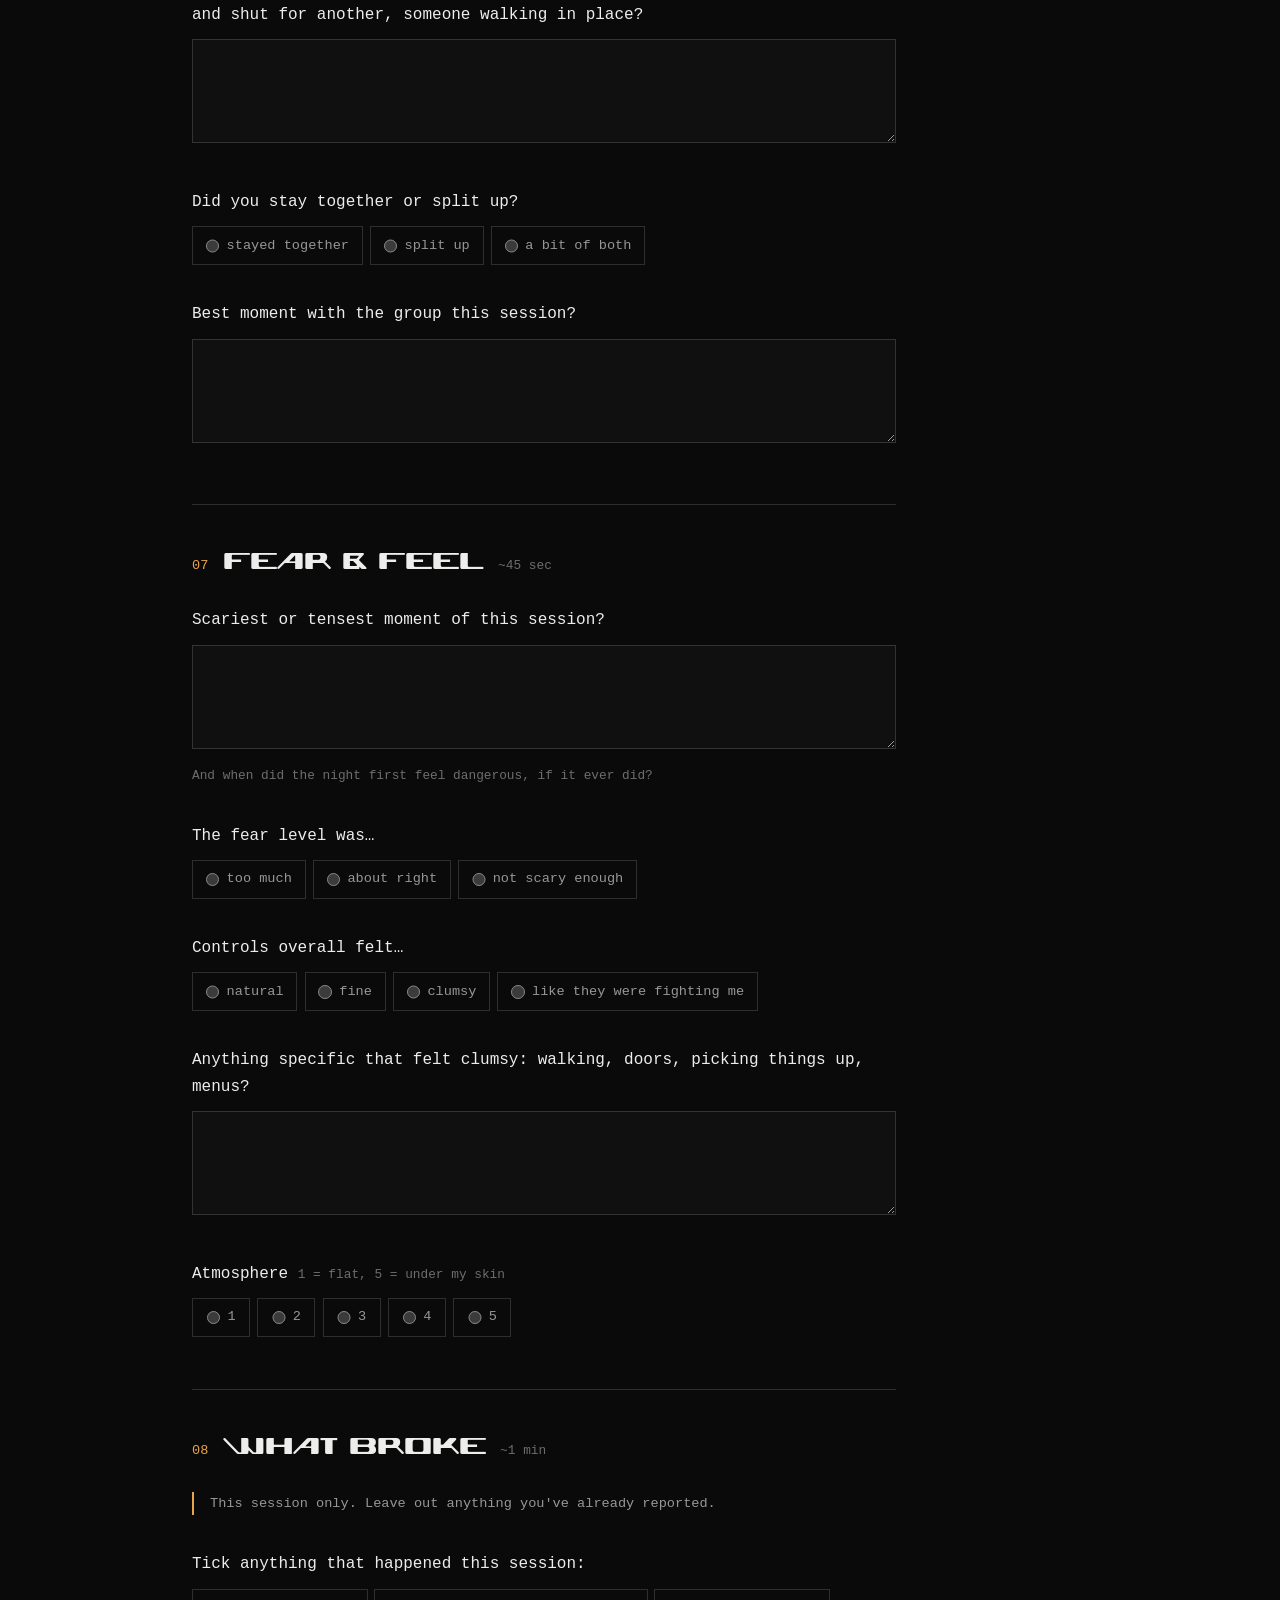
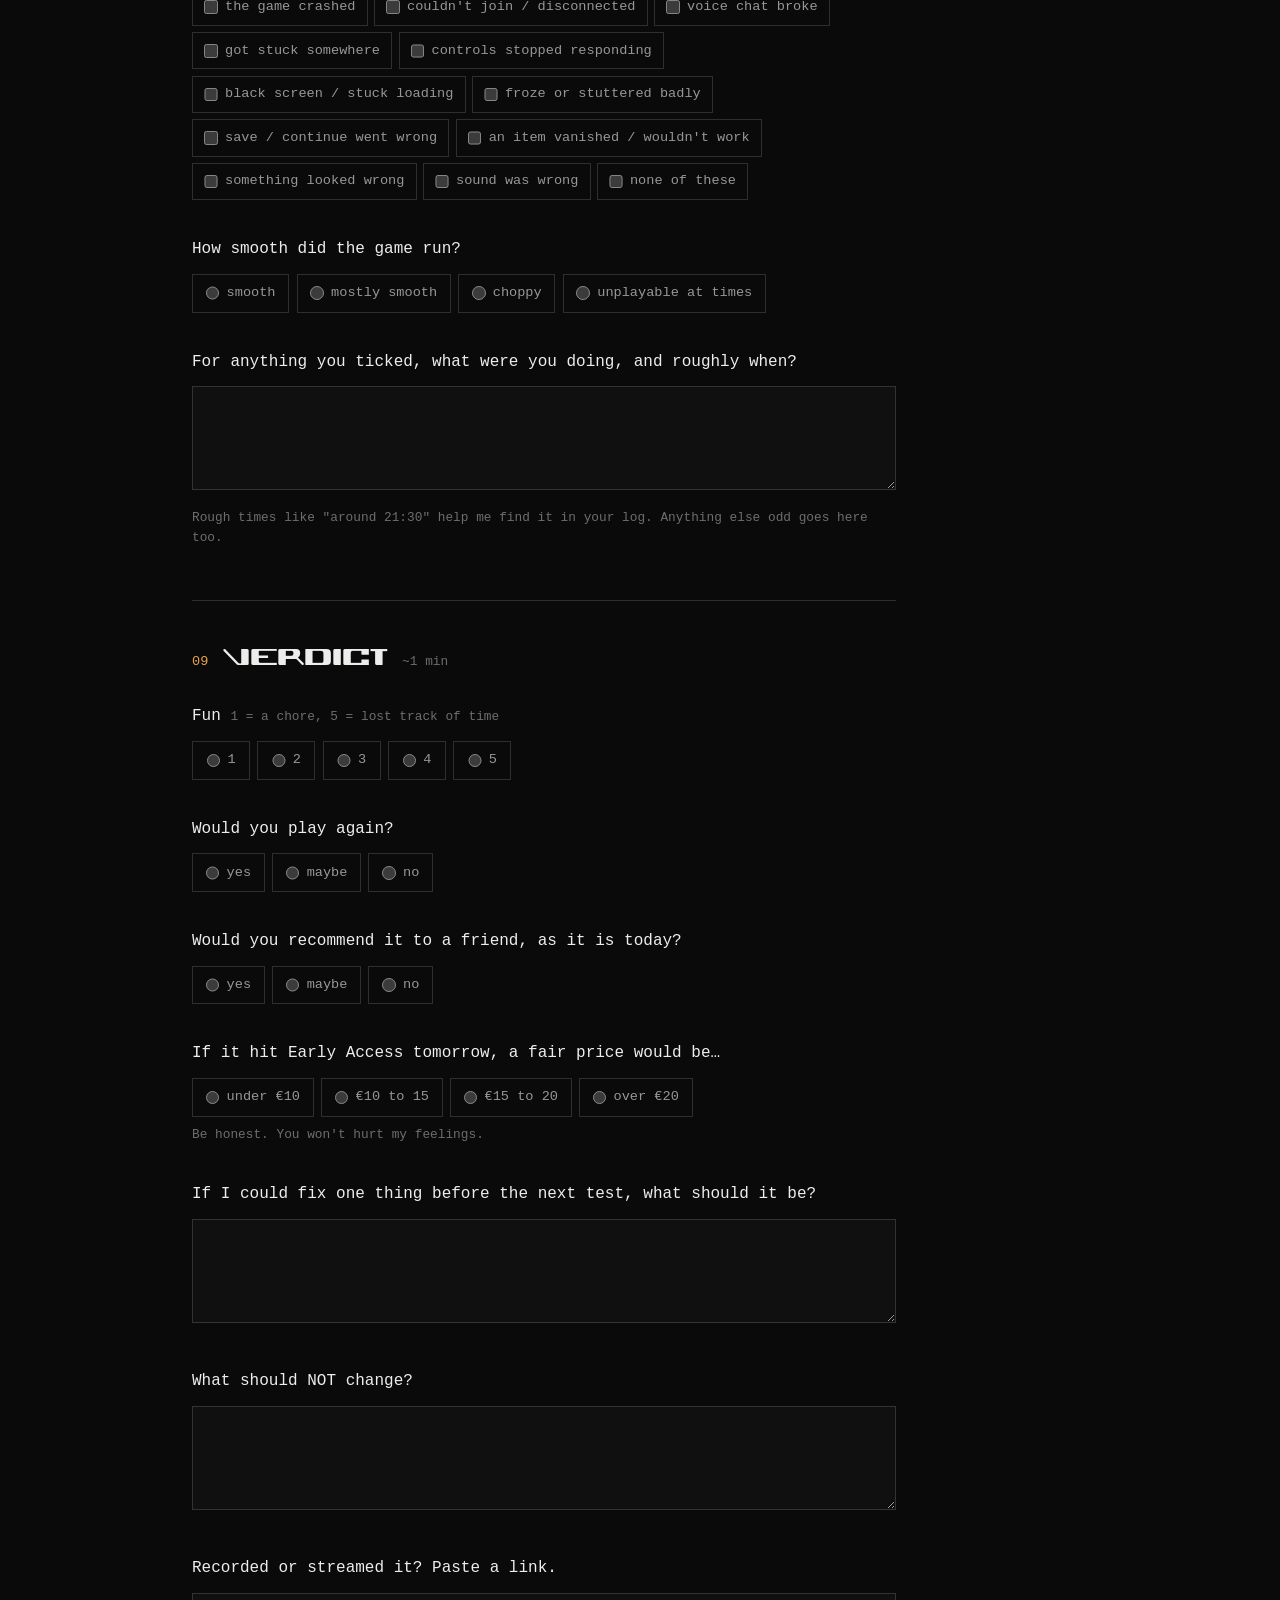
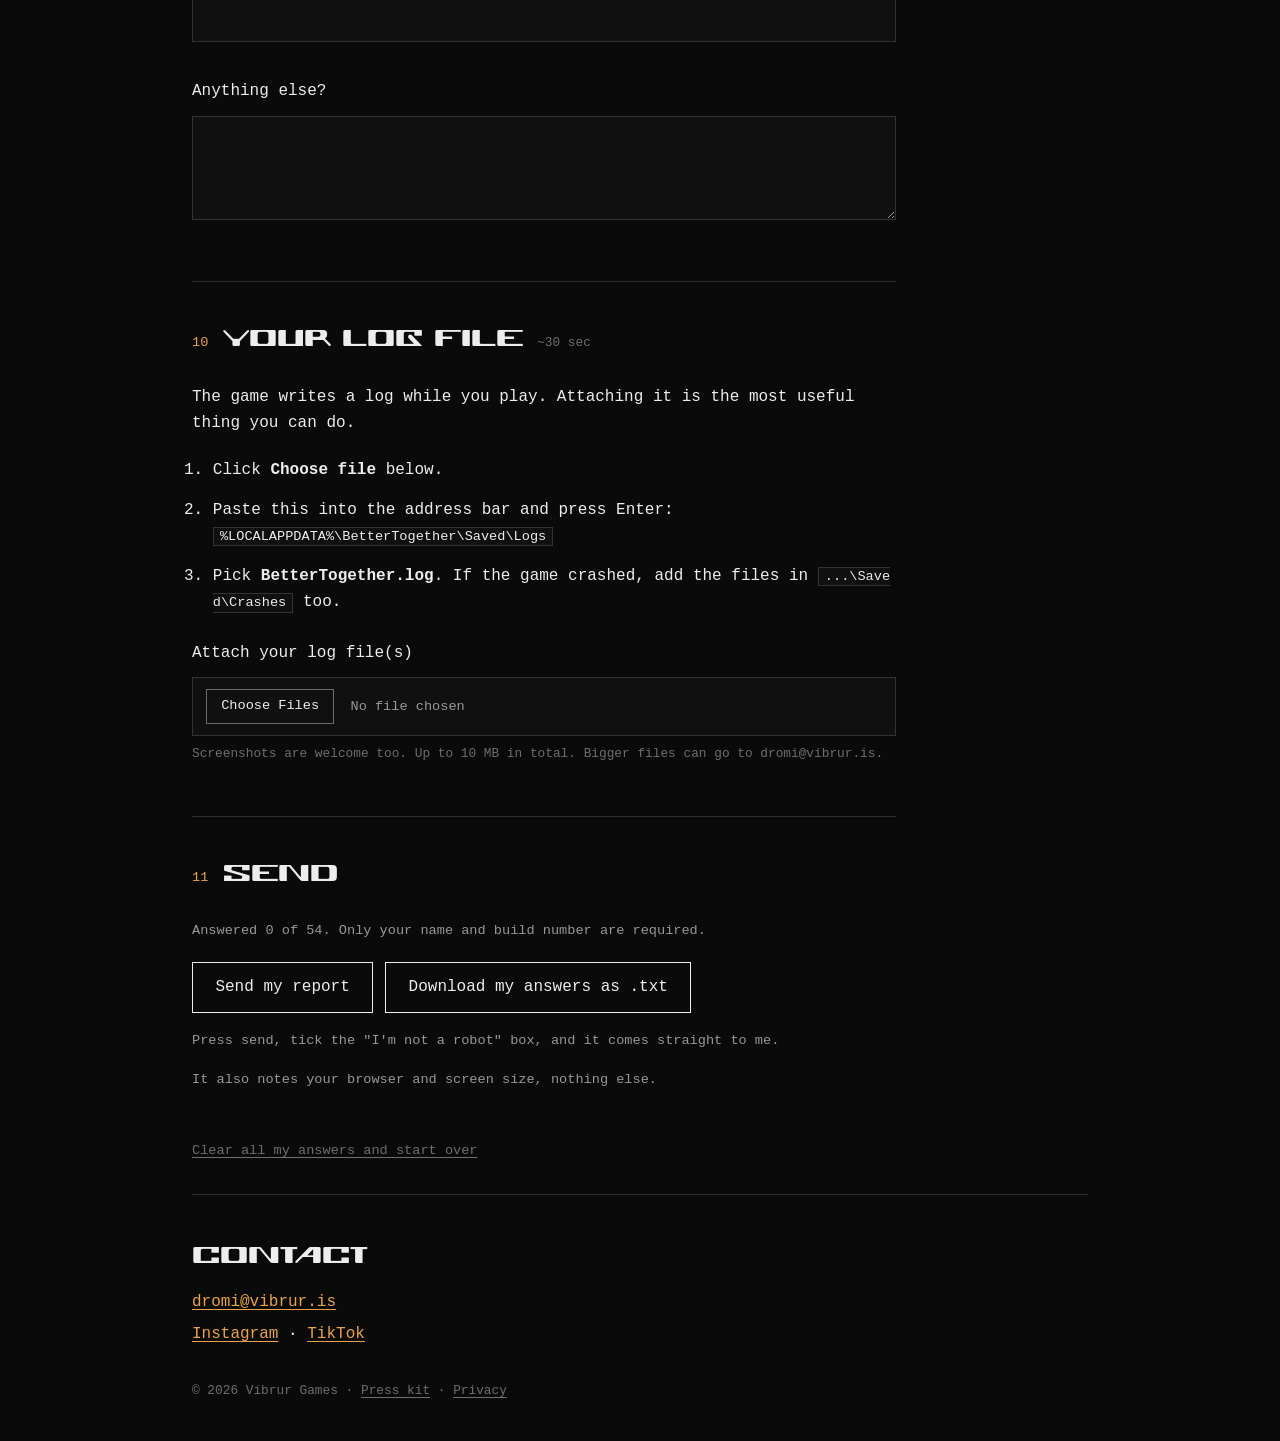
<file: report/index.html>
<!DOCTYPE html>
<html lang="en">
<head>
<meta charset="utf-8">
<meta name="viewport" content="width=device-width, initial-scale=1">
<meta http-equiv="Content-Security-Policy" content="default-src 'self'; script-src 'self'; style-src 'self'; img-src 'self' data:; connect-src 'self'; object-src 'none'; base-uri 'self'; form-action 'self' https://formsubmit.co">
<meta name="referrer" content="strict-origin-when-cross-origin">
<meta name="robots" content="noindex">
<title>Víbrur Games · Playtest Report</title>
<meta name="description" content="Playtest report form for Better Together testers.">
<meta name="theme-color" content="#0a0a0a">
<meta name="color-scheme" content="dark">
<link rel="icon" href="/favicon.ico" sizes="any">
<link rel="icon" href="/favicon-192.png" type="image/png" sizes="192x192">
<link rel="apple-touch-icon" href="/apple-touch-icon.png">
<link rel="preload" href="/fonts/superglue.otf" as="font" type="font/otf" crossorigin>
<link rel="stylesheet" href="/styles.css">
<link rel="stylesheet" href="/report/report.css">
<link rel="canonical" href="https://vibrur.is/report/">
</head>
<body>

<header class="top wrap">
  <a class="wordmark" href="/">Víbrur Games</a>
  <nav aria-label="Main">
    <a class="tab" href="/better-together/">Better Together</a>
    <a href="/#team">Team</a>
    <a href="#contact">Contact</a>
  </nav>
</header>

<button type="button" id="progress-pill" class="progress-pill" title="Jump to the send button">
  <span class="pp-track" aria-hidden="true"><span class="pp-fill" id="pp-fill"></span></span>
  <span id="pp-text">0 answered</span>
</button>

<main class="wrap report">
  <h1 class="visually-hidden">Víbrur Games · Playtest Report</h1>

  <section>
    <h2 class="sec-label" data-index="00">Playtest report</h2>
    <p>Thanks for playing <strong>Better Together</strong>. Tell me how it went.</p>
    <p>Most of it is tapping. Only your name and build number are required. If something confused you, that's the game's fault, and I want to hear about it. Icelandic or English is fine.</p>
    <p class="mono-note">About 5 minutes, plus a minute for each study. Your answers save in this browser as you go. Write about the session you just played.</p>
  </section>

  <form id="report-form" action="https://formsubmit.co/dromi@vibrur.is" method="POST" enctype="multipart/form-data" autocomplete="off">
    <input type="hidden" id="subject-field" name="_subject" value="Better Together playtest report">
    <input type="hidden" name="_template" value="table">
    <input type="hidden" name="_next" value="https://vibrur.is/report/thanks.html">
    <input type="hidden" id="full-report" name="Full report">
    <input type="hidden" id="browser-context" name="Filled in from">
    <input type="text" name="_honey" tabindex="-1" autocomplete="off" aria-hidden="true" class="honey">

  <section data-sec="Your session">
    <h2 class="sec-label" data-index="01">Your session <span class="sec-time">~1 min</span></h2>

    <div class="q">
      <label class="q-label" for="q-name">Your name or nickname <span class="req">(required)</span></label>
      <input type="text" id="q-name" name="name" required>
      <span class="hint">If your Steam name is different, put both.</span>
    </div>

    <div class="q">
      <label class="q-label" for="q-build">Which build did you play? <span class="req">(required)</span></label>
      <input type="text" id="q-build" name="build_version" required>
      <span class="hint">It's at the bottom of the main menu, like <code>BUILD 0.0.3.27</code>. Can't find it? Write "don't know".</span>
    </div>

    <div class="q">
      <label class="q-label" for="q-when">When did you play, and for roughly how long?</label>
      <input type="text" id="q-when" name="when_played">
      <span class="hint">For example "Sept 24, started around 20:00, about 2 hours".</span>
    </div>

    <div class="q" data-label="Which machine did you play on?">
      <span class="q-label" id="lbl-platform">Which machine did you play on?</span>
      <div class="choices" role="radiogroup" aria-labelledby="lbl-platform">
        <label><input type="radio" name="platform" value="Windows PC"><span>windows pc</span></label>
        <label><input type="radio" name="platform" value="Mac"><span>mac</span></label>
        <label><input type="radio" name="platform" value="not sure"><span>not sure</span></label>
      </div>
    </div>

    <div class="q" data-label="Did you host the game or join someone else's?">
      <span class="q-label" id="lbl-host">Did you host the game or join someone else's?</span>
      <div class="choices" role="radiogroup" aria-labelledby="lbl-host">
        <label><input type="radio" name="host_or_join" value="I hosted"><span>I hosted</span></label>
        <label><input type="radio" name="host_or_join" value="I joined"><span>I joined</span></label>
        <label><input type="radio" name="host_or_join" value="both at different times"><span>both</span></label>
        <label><input type="radio" name="host_or_join" value="not sure"><span>not sure</span></label>
      </div>
    </div>

    <div class="q" data-label="How many of you were playing?">
      <span class="q-label" id="lbl-group">How many of you were playing?</span>
      <div class="choices" role="radiogroup" aria-labelledby="lbl-group">
        <label><input type="radio" name="group_size" value="solo"><span>solo</span></label>
        <label><input type="radio" name="group_size" value="2"><span>2</span></label>
        <label><input type="radio" name="group_size" value="3"><span>3</span></label>
        <label><input type="radio" name="group_size" value="4"><span>4</span></label>
        <label><input type="radio" name="group_size" value="5"><span>5</span></label>
        <label><input type="radio" name="group_size" value="6"><span>6</span></label>
      </div>
    </div>

    <div class="q" data-label="Did you know the others beforehand?" data-show-when="group_size=2|3|4|5|6">
      <span class="q-label" id="lbl-knew">Did you know the others beforehand?</span>
      <div class="choices" role="radiogroup" aria-labelledby="lbl-knew">
        <label><input type="radio" name="knew_others" value="knew everyone"><span>knew everyone</span></label>
        <label><input type="radio" name="knew_others" value="knew some of them"><span>knew some</span></label>
        <label><input type="radio" name="knew_others" value="strangers"><span>strangers</span></label>
      </div>
    </div>

    <div class="q" data-label="Had you played Better Together before this session?">
      <span class="q-label" id="lbl-before">Had you played Better Together before this session?</span>
      <div class="choices" role="radiogroup" aria-labelledby="lbl-before">
        <label><input type="radio" name="played_before" value="first time"><span>first time</span></label>
        <label><input type="radio" name="played_before" value="played before"><span>played before</span></label>
      </div>
    </div>

    <div class="q">
      <span class="q-label">Your setup</span>

      <div class="subq">
        <label class="subq-label" for="q-specs">PC: CPU / graphics card / RAM</label>
        <input type="text" id="q-specs" name="pc_specs">
        <span class="hint">Anything helps, even "gaming laptop from 2021".</span>
      </div>

      <div class="subq" data-label="Played with">
        <span class="subq-label" id="lbl-input">played with</span>
        <div class="choices" role="radiogroup" aria-labelledby="lbl-input">
          <label><input type="radio" name="input_device" value="keyboard + mouse"><span>keyboard + mouse</span></label>
          <label><input type="radio" name="input_device" value="controller"><span>controller</span></label>
          <label><input type="radio" name="input_device" value="both"><span>both</span></label>
        </div>
      </div>

      <div class="subq" data-label="Audio">
        <span class="subq-label" id="lbl-audio">audio</span>
        <div class="choices" role="radiogroup" aria-labelledby="lbl-audio">
          <label><input type="radio" name="audio_device" value="headphones"><span>headphones</span></label>
          <label><input type="radio" name="audio_device" value="speakers"><span>speakers</span></label>
        </div>
      </div>

      <div class="subq" data-label="Microphone">
        <span class="subq-label" id="lbl-mic">microphone</span>
        <div class="choices" role="radiogroup" aria-labelledby="lbl-mic">
          <label><input type="radio" name="mic" value="yes, it worked"><span>yes, it worked</span></label>
          <label><input type="radio" name="mic" value="tried, but it didn't work"><span>tried, didn't work</span></label>
          <label><input type="radio" name="mic" value="didn't use one"><span>didn't use one</span></label>
        </div>
      </div>

      <div class="subq" data-label="Internet connection">
        <span class="subq-label" id="lbl-net">internet</span>
        <div class="choices" role="radiogroup" aria-labelledby="lbl-net">
          <label><input type="radio" name="internet" value="wired"><span>wired</span></label>
          <label><input type="radio" name="internet" value="wifi"><span>wifi</span></label>
          <label><input type="radio" name="internet" value="not sure"><span>not sure</span></label>
        </div>
      </div>
    </div>
  </section>

  <section data-sec="Getting in">
    <h2 class="sec-label" data-index="02">Getting in <span class="sec-time">~30 sec</span></h2>

    <div class="q" data-label="Getting into the game (installing, updating, hosting, joining) went…">
      <span class="q-label" id="lbl-getin">Getting into the game (installing, updating, hosting, joining) went…</span>
      <div class="choices" role="radiogroup" aria-labelledby="lbl-getin">
        <label><input type="radio" name="getting_in" value="smoothly"><span>smoothly</span></label>
        <label><input type="radio" name="getting_in" value="mostly fine"><span>mostly fine</span></label>
        <label><input type="radio" name="getting_in" value="something went wrong"><span>something went wrong</span></label>
      </div>
    </div>

    <div class="q" data-show-when="getting_in=mostly fine|something went wrong">
      <label class="q-label" for="q-getin">What went wrong, and what did you see on screen?</label>
      <textarea id="q-getin" name="getting_in_trouble"></textarea>
      <span class="hint">The exact words of any error message help the most.</span>
    </div>

    <div class="q" data-label="From launching to actually playing felt… (1 = fought it, 5 = effortless)">
      <span class="q-label" id="lbl-easyjoin">From launching to actually playing with your group felt… <span class="hint-inline">1 = fought it, 5 = effortless</span></span>
      <div class="choices scale" role="radiogroup" aria-labelledby="lbl-easyjoin">
        <label><input type="radio" name="ease_of_joining" value="1"><span>1</span></label>
        <label><input type="radio" name="ease_of_joining" value="2"><span>2</span></label>
        <label><input type="radio" name="ease_of_joining" value="3"><span>3</span></label>
        <label><input type="radio" name="ease_of_joining" value="4"><span>4</span></label>
        <label><input type="radio" name="ease_of_joining" value="5"><span>5</span></label>
      </div>
    </div>
  </section>

  <section data-sec="Finding your feet">
    <h2 class="sec-label" data-index="03">Finding your feet <span class="sec-time">~1 min</span></h2>

    <div class="q">
      <label class="q-label" for="q-goal">In your own words, what is this game asking you to do?</label>
      <textarea id="q-goal" name="perceived_goal"></textarea>
      <span class="hint">Go by what the game showed you, not what someone told you.</span>
    </div>

    <div class="q">
      <label class="q-label" for="q-toldby">What did you have to be told by another player, or work out the hard way?</label>
      <textarea id="q-toldby" name="learned_the_hard_way"></textarea>
      <span class="hint">A key, a place, what something was for. Anything the game should have told you itself.</span>
    </div>

    <div class="q" data-label="Was there ever a stretch with nothing to do?">
      <span class="q-label" id="lbl-deadtime">Was there ever a stretch with nothing to do?</span>
      <div class="choices" role="radiogroup" aria-labelledby="lbl-deadtime">
        <label><input type="radio" name="dead_time" value="never"><span>never</span></label>
        <label><input type="radio" name="dead_time" value="once or twice"><span>once or twice</span></label>
        <label><input type="radio" name="dead_time" value="a lot of the session"><span>a lot of the session</span></label>
      </div>
    </div>

    <div class="q" data-show-when="dead_time=once or twice|a lot of the session">
      <label class="q-label" for="q-lost">When was that, and what were you waiting on?</label>
      <textarea id="q-lost" name="dead_time_detail"></textarea>
    </div>

    <div class="q" data-label="How well did you understand what to do? (1 = no idea the whole time, 5 = always knew)">
      <span class="q-label" id="lbl-understand">How well did you understand what to do, overall? <span class="hint-inline">1 = no idea the whole time, 5 = always knew</span></span>
      <div class="choices scale" role="radiogroup" aria-labelledby="lbl-understand">
        <label><input type="radio" name="understanding_score" value="1"><span>1</span></label>
        <label><input type="radio" name="understanding_score" value="2"><span>2</span></label>
        <label><input type="radio" name="understanding_score" value="3"><span>3</span></label>
        <label><input type="radio" name="understanding_score" value="4"><span>4</span></label>
        <label><input type="radio" name="understanding_score" value="5"><span>5</span></label>
      </div>
    </div>
  </section>

  <section data-sec="How far you got">
    <h2 class="sec-label" data-index="04">How far you got <span class="sec-time">~1 min per study</span></h2>

    <div class="q" data-label="What day did you reach this session?">
      <span class="q-label" id="lbl-day">What day did you reach this session?</span>
      <div class="choices" role="radiogroup" aria-labelledby="lbl-day">
        <label><input type="radio" name="day_reached" value="day 1"><span>day 1</span></label>
        <label><input type="radio" name="day_reached" value="day 2"><span>day 2</span></label>
        <label><input type="radio" name="day_reached" value="day 3"><span>day 3</span></label>
        <label><input type="radio" name="day_reached" value="day 4"><span>day 4</span></label>
        <label><input type="radio" name="day_reached" value="day 5"><span>day 5</span></label>
        <label><input type="radio" name="day_reached" value="day 6"><span>day 6</span></label>
        <label><input type="radio" name="day_reached" value="day 7"><span>day 7</span></label>
        <label><input type="radio" name="day_reached" value="day 8"><span>day 8</span></label>
        <label><input type="radio" name="day_reached" value="day 9"><span>day 9</span></label>
        <label><input type="radio" name="day_reached" value="day 10"><span>day 10</span></label>
        <label><input type="radio" name="day_reached" value="day 11"><span>day 11</span></label>
        <label><input type="radio" name="day_reached" value="day 12"><span>day 12</span></label>
        <label><input type="radio" name="day_reached" value="day 13"><span>day 13</span></label>
        <label><input type="radio" name="day_reached" value="day 14"><span>day 14</span></label>
        <label><input type="radio" name="day_reached" value="not sure"><span>not sure</span></label>
      </div>
      <span class="hint">The day you ended on. Every study up to that day shows up below.</span>
    </div>

    <div class="q" data-label="How did the session end?">
      <span class="q-label" id="lbl-ended">How did the session end?</span>
      <div class="choices" role="radiogroup" aria-labelledby="lbl-ended">
        <label><input type="radio" name="session_end" value="we stopped on purpose"><span>we stopped on purpose</span></label>
        <label><input type="radio" name="session_end" value="a bug or crash ended it"><span>a bug or crash ended it</span></label>
        <label><input type="radio" name="session_end" value="I'd had enough"><span>I'd had enough</span></label>
        <label><input type="radio" name="session_end" value="ran out of time"><span>ran out of time</span></label>
        <label><input type="radio" name="session_end" value="not sure"><span>not sure</span></label>
      </div>
    </div>

    <div class="q" data-show-when="session_end=a bug or crash ended it|I'd had enough">
      <label class="q-label" for="q-endwhat">What happened right at the end?</label>
      <textarea id="q-endwhat" name="session_end_detail"></textarea>
    </div>

    <h3 class="sub-h">The studies</h3>
    <p class="mono-note" id="studies-empty">Pick the day you reached and the studies show up here.</p>

    <div id="studies-block">
      <p class="mono-note">Tap <strong>played it</strong> to open a study, and skip anything you don't remember. A low score with one sentence of why helps the most.</p>
      <div id="study-cards"></div>
      <div id="study-picks"></div>
    </div>
  </section>

  <section data-sec="The mechanics">
    <h2 class="sec-label" data-index="05">The mechanics <span class="sec-time">~1 min</span></h2>

    <p class="mono-note">How much each one added for you. 1 = I'd cut it, 5 = the best part, or <strong>didn't use it</strong>.</p>

    <div id="mechanic-rows"></div>

    <div class="q" data-label="The chores: worth doing?">
      <span class="q-label" id="lbl-chores">The chores: worth doing?</span>
      <div class="choices" role="radiogroup" aria-labelledby="lbl-chores">
        <label><input type="radio" name="chores_feel" value="worth it"><span>worth it</span></label>
        <label><input type="radio" name="chores_feel" value="fine, a bit repetitive"><span>fine, a bit repetitive</span></label>
        <label><input type="radio" name="chores_feel" value="busywork"><span>busywork</span></label>
        <label><input type="radio" name="chores_feel" value="didn't understand them"><span>didn't understand them</span></label>
        <label><input type="radio" name="chores_feel" value="didn't do them"><span>didn't do them</span></label>
      </div>
    </div>

    <div class="q">
      <label class="q-label" for="q-shop">The shop: what did you buy, and did it work?</label>
      <textarea id="q-shop" name="shop_items"></textarea>
      <span class="hint">One by one if you can, like "bought the tripwire, couldn't place it".</span>
    </div>

    <div class="q">
      <label class="q-label" for="q-mechcut">Which mechanic would you cut, and which do you want more of?</label>
      <textarea id="q-mechcut" name="mechanics_cut_or_more"></textarea>
      <span class="hint">And why.</span>
    </div>

    <div class="q">
      <label class="q-label" for="q-mechother">Anything else the game does that isn't on this list, good or bad?</label>
      <textarea id="q-mechother" name="mechanics_other"></textarea>
    </div>
  </section>

  <p class="mono-note milestone">Halfway there. A half-filled report is still worth sending.</p>

  <section data-sec="Playing together">
    <h2 class="sec-label" data-index="06">Playing together <span class="sec-time">~45 sec</span></h2>

    <div class="q" data-label="Voice chat…">
      <span class="q-label" id="lbl-voice">Voice chat…</span>
      <div class="choices" role="radiogroup" aria-labelledby="lbl-voice">
        <label><input type="radio" name="voice_status" value="worked the whole time"><span>worked the whole time</span></label>
        <label><input type="radio" name="voice_status" value="choppy or robotic at times"><span>choppy or robotic at times</span></label>
        <label><input type="radio" name="voice_status" value="someone couldn't hear or talk"><span>someone couldn't hear or talk</span></label>
        <label><input type="radio" name="voice_status" value="didn't work at all"><span>didn't work at all</span></label>
        <label><input type="radio" name="voice_status" value="we didn't use it"><span>we didn't use it</span></label>
      </div>
    </div>

    <div class="q" data-show-when="voice_status=choppy or robotic at times|someone couldn't hear or talk|didn't work at all">
      <label class="q-label" for="q-voice">Who had the problem, and did anything fix it?</label>
      <textarea id="q-voice" name="voice_detail"></textarea>
      <span class="hint">Like "X couldn't hear Y after we died". Say what fixed it, if anything did.</span>
    </div>

    <div class="q">
      <label class="q-label" for="q-desync">Did the game ever show you different things? A door open for one of you and shut for another, someone walking in place?</label>
      <textarea id="q-desync" name="desyncs"></textarea>
    </div>

    <div class="q" data-label="Did you stay together or split up?">
      <span class="q-label" id="lbl-together">Did you stay together or split up?</span>
      <div class="choices" role="radiogroup" aria-labelledby="lbl-together">
        <label><input type="radio" name="together_or_split" value="stayed together"><span>stayed together</span></label>
        <label><input type="radio" name="together_or_split" value="split up"><span>split up</span></label>
        <label><input type="radio" name="together_or_split" value="a bit of both"><span>a bit of both</span></label>
      </div>
    </div>

    <div class="q">
      <label class="q-label" for="q-bestmoment">Best moment with the group this session?</label>
      <textarea id="q-bestmoment" name="best_group_moment"></textarea>
    </div>
  </section>

  <section data-sec="Fear and feel">
    <h2 class="sec-label" data-index="07">Fear &amp; feel <span class="sec-time">~45 sec</span></h2>

    <div class="q">
      <label class="q-label" for="q-scariest">Scariest or tensest moment of this session?</label>
      <textarea id="q-scariest" name="scariest_moment"></textarea>
      <span class="hint">And when did the night first feel dangerous, if it ever did?</span>
    </div>

    <div class="q" data-label="The fear level was…">
      <span class="q-label" id="lbl-fear">The fear level was…</span>
      <div class="choices" role="radiogroup" aria-labelledby="lbl-fear">
        <label><input type="radio" name="fear_level" value="too much"><span>too much</span></label>
        <label><input type="radio" name="fear_level" value="about right"><span>about right</span></label>
        <label><input type="radio" name="fear_level" value="not scary enough"><span>not scary enough</span></label>
      </div>
    </div>

    <div class="q" data-label="Controls overall felt…">
      <span class="q-label" id="lbl-controls">Controls overall felt…</span>
      <div class="choices" role="radiogroup" aria-labelledby="lbl-controls">
        <label><input type="radio" name="controls_feel" value="natural"><span>natural</span></label>
        <label><input type="radio" name="controls_feel" value="fine"><span>fine</span></label>
        <label><input type="radio" name="controls_feel" value="clumsy"><span>clumsy</span></label>
        <label><input type="radio" name="controls_feel" value="like they were fighting me"><span>like they were fighting me</span></label>
      </div>
    </div>

    <div class="q">
      <label class="q-label" for="q-controls">Anything specific that felt clumsy: walking, doors, picking things up, menus?</label>
      <textarea id="q-controls" name="controls_detail"></textarea>
    </div>

    <div class="q" data-label="Atmosphere (1 = flat, 5 = under my skin)">
      <span class="q-label" id="lbl-atmo">Atmosphere <span class="hint-inline">1 = flat, 5 = under my skin</span></span>
      <div class="choices scale" role="radiogroup" aria-labelledby="lbl-atmo">
        <label><input type="radio" name="atmosphere_score" value="1"><span>1</span></label>
        <label><input type="radio" name="atmosphere_score" value="2"><span>2</span></label>
        <label><input type="radio" name="atmosphere_score" value="3"><span>3</span></label>
        <label><input type="radio" name="atmosphere_score" value="4"><span>4</span></label>
        <label><input type="radio" name="atmosphere_score" value="5"><span>5</span></label>
      </div>
    </div>
  </section>

  <section data-sec="What broke">
    <h2 class="sec-label" data-index="08">What broke <span class="sec-time">~1 min</span></h2>

    <div class="callout">
      <p class="mono-note">This session only. Leave out anything you've already reported.</p>
    </div>

    <div class="q" data-label="Tick anything that happened this session:">
      <span class="q-label" id="lbl-broke">Tick anything that happened this session:</span>
      <div class="choices ticks" role="group" aria-labelledby="lbl-broke">
        <label><input type="checkbox" name="what_broke" value="the game crashed"><span>the game crashed</span></label>
        <label><input type="checkbox" name="what_broke" value="someone couldn't join, or got disconnected"><span>couldn't join / disconnected</span></label>
        <label><input type="checkbox" name="what_broke" value="voice chat broke"><span>voice chat broke</span></label>
        <label><input type="checkbox" name="what_broke" value="got stuck somewhere and couldn't get out"><span>got stuck somewhere</span></label>
        <label><input type="checkbox" name="what_broke" value="the controls or mouse stopped responding"><span>controls stopped responding</span></label>
        <label><input type="checkbox" name="what_broke" value="black screen, or stuck loading"><span>black screen / stuck loading</span></label>
        <label><input type="checkbox" name="what_broke" value="the game froze or stuttered badly"><span>froze or stuttered badly</span></label>
        <label><input type="checkbox" name="what_broke" value="saving or continuing didn't work right"><span>save / continue went wrong</span></label>
        <label><input type="checkbox" name="what_broke" value="an item vanished or wouldn't work"><span>an item vanished / wouldn't work</span></label>
        <label><input type="checkbox" name="what_broke" value="something looked wrong: text, HUD, lighting, floating objects"><span>something looked wrong</span></label>
        <label><input type="checkbox" name="what_broke" value="sound was wrong: missing, too loud, or wouldn't stop"><span>sound was wrong</span></label>
        <label><input type="checkbox" name="what_broke" value="none of these"><span>none of these</span></label>
      </div>
    </div>

    <div class="q" data-label="How smooth did the game run?">
      <span class="q-label" id="lbl-smooth">How smooth did the game run?</span>
      <div class="choices" role="radiogroup" aria-labelledby="lbl-smooth">
        <label><input type="radio" name="smoothness" value="smooth"><span>smooth</span></label>
        <label><input type="radio" name="smoothness" value="mostly smooth"><span>mostly smooth</span></label>
        <label><input type="radio" name="smoothness" value="choppy"><span>choppy</span></label>
        <label><input type="radio" name="smoothness" value="unplayable at times"><span>unplayable at times</span></label>
      </div>
    </div>

    <div class="q">
      <label class="q-label" for="q-brokedetail">For anything you ticked, what were you doing, and roughly when?</label>
      <textarea id="q-brokedetail" name="what_broke_detail"></textarea>
      <span class="hint">Rough times like "around 21:30" help me find it in your log. Anything else odd goes here too.</span>
    </div>
  </section>

  <section data-sec="Verdict">
    <h2 class="sec-label" data-index="09">Verdict <span class="sec-time">~1 min</span></h2>

    <div class="q" data-label="Fun (1 = a chore, 5 = lost track of time)">
      <span class="q-label" id="lbl-fun">Fun <span class="hint-inline">1 = a chore, 5 = lost track of time</span></span>
      <div class="choices scale" role="radiogroup" aria-labelledby="lbl-fun">
        <label><input type="radio" name="fun_score" value="1"><span>1</span></label>
        <label><input type="radio" name="fun_score" value="2"><span>2</span></label>
        <label><input type="radio" name="fun_score" value="3"><span>3</span></label>
        <label><input type="radio" name="fun_score" value="4"><span>4</span></label>
        <label><input type="radio" name="fun_score" value="5"><span>5</span></label>
      </div>
    </div>

    <div class="q" data-label="Would you play again?">
      <span class="q-label" id="lbl-again">Would you play again?</span>
      <div class="choices" role="radiogroup" aria-labelledby="lbl-again">
        <label><input type="radio" name="play_again" value="yes"><span>yes</span></label>
        <label><input type="radio" name="play_again" value="maybe"><span>maybe</span></label>
        <label><input type="radio" name="play_again" value="no"><span>no</span></label>
      </div>
    </div>

    <div class="q" data-label="Would you recommend it to a friend, as it is today?">
      <span class="q-label" id="lbl-rec">Would you recommend it to a friend, as it is today?</span>
      <div class="choices" role="radiogroup" aria-labelledby="lbl-rec">
        <label><input type="radio" name="recommend" value="yes"><span>yes</span></label>
        <label><input type="radio" name="recommend" value="maybe"><span>maybe</span></label>
        <label><input type="radio" name="recommend" value="no"><span>no</span></label>
      </div>
    </div>

    <div class="q" data-label="If it hit Early Access tomorrow, a fair price would be…">
      <span class="q-label" id="lbl-price">If it hit Early Access tomorrow, a fair price would be…</span>
      <div class="choices" role="radiogroup" aria-labelledby="lbl-price">
        <label><input type="radio" name="fair_price" value="under €10"><span>under €10</span></label>
        <label><input type="radio" name="fair_price" value="€10 to 15"><span>€10 to 15</span></label>
        <label><input type="radio" name="fair_price" value="€15 to 20"><span>€15 to 20</span></label>
        <label><input type="radio" name="fair_price" value="over €20"><span>over €20</span></label>
      </div>
      <span class="hint">Be honest. You won't hurt my feelings.</span>
    </div>

    <div class="q">
      <label class="q-label" for="q-fixfirst">If I could fix one thing before the next test, what should it be?</label>
      <textarea id="q-fixfirst" name="fix_first"></textarea>
    </div>

    <div class="q">
      <label class="q-label" for="q-keep">What should NOT change?</label>
      <textarea id="q-keep" name="do_not_change"></textarea>
    </div>

    <div class="q">
      <label class="q-label" for="q-recording">Recorded or streamed it? Paste a link.</label>
      <input type="text" id="q-recording" name="session_recording">
    </div>

    <div class="q">
      <label class="q-label" for="q-anything">Anything else?</label>
      <textarea id="q-anything" name="anything_else"></textarea>
    </div>
  </section>

  <section>
    <h2 class="sec-label" data-index="10">Your log file <span class="sec-time">~30 sec</span></h2>
    <p>The game writes a log while you play. Attaching it is the most useful thing you can do.</p>
    <ol class="steps">
      <li>Click <strong>Choose file</strong> below.</li>
      <li>Paste this into the address bar and press Enter:<br><code>%LOCALAPPDATA%\BetterTogether\Saved\Logs</code></li>
      <li>Pick <strong>BetterTogether.log</strong>. If the game crashed, add the files in <code>...\Saved\Crashes</code> too.</li>
    </ol>
    <div class="q">
      <label class="q-label" for="q-attach">Attach your log file(s)</label>
      <input type="file" id="q-attach" name="attachment" multiple accept=".log,.txt,.zip,.dmp,.gz,.json,.png,.jpg,.jpeg,.webp">
      <span class="hint" id="attach-hint">Screenshots are welcome too. Up to 10 MB in total. Bigger files can go to dromi@vibrur.is.</span>
    </div>
  </section>

  <section class="send-section">
    <h2 class="sec-label" data-index="11">Send</h2>
    <p class="mono-note"><span id="answer-count"></span></p>
    <div class="report-actions">
      <button type="submit" class="btn" id="btn-send">Send my report</button>
      <button type="button" class="btn" id="btn-download">Download my answers as .txt</button>
    </div>
    <p class="mono-note" id="send-status" aria-live="polite">Press send, tick the "I'm not a robot" box, and it comes straight to me.</p>
    <p class="mono-note">It also notes your browser and screen size, nothing else.</p>
    <p class="mono-note clear-row"><button type="button" id="btn-clear" class="linklike">Clear all my answers and start over</button></p>
  </section>

  </form>

</main>

<footer class="wrap" id="contact">
  <div class="foot">
    <h2>Contact</h2>
    <p><a href="mailto:dromi@vibrur.is">dromi@vibrur.is</a></p>
    <p><a href="https://www.instagram.com/vibrur" rel="noreferrer">Instagram</a> · <a href="https://www.tiktok.com/@vibrur" rel="noreferrer">TikTok</a></p>
    <p class="small">&copy; 2026 Víbrur Games · <a href="/press/">Press kit</a> · <a href="/privacy-policy/">Privacy</a></p>
  </div>
</footer>

<script src="/report/report.js"></script>
</body>
</html>
</file>
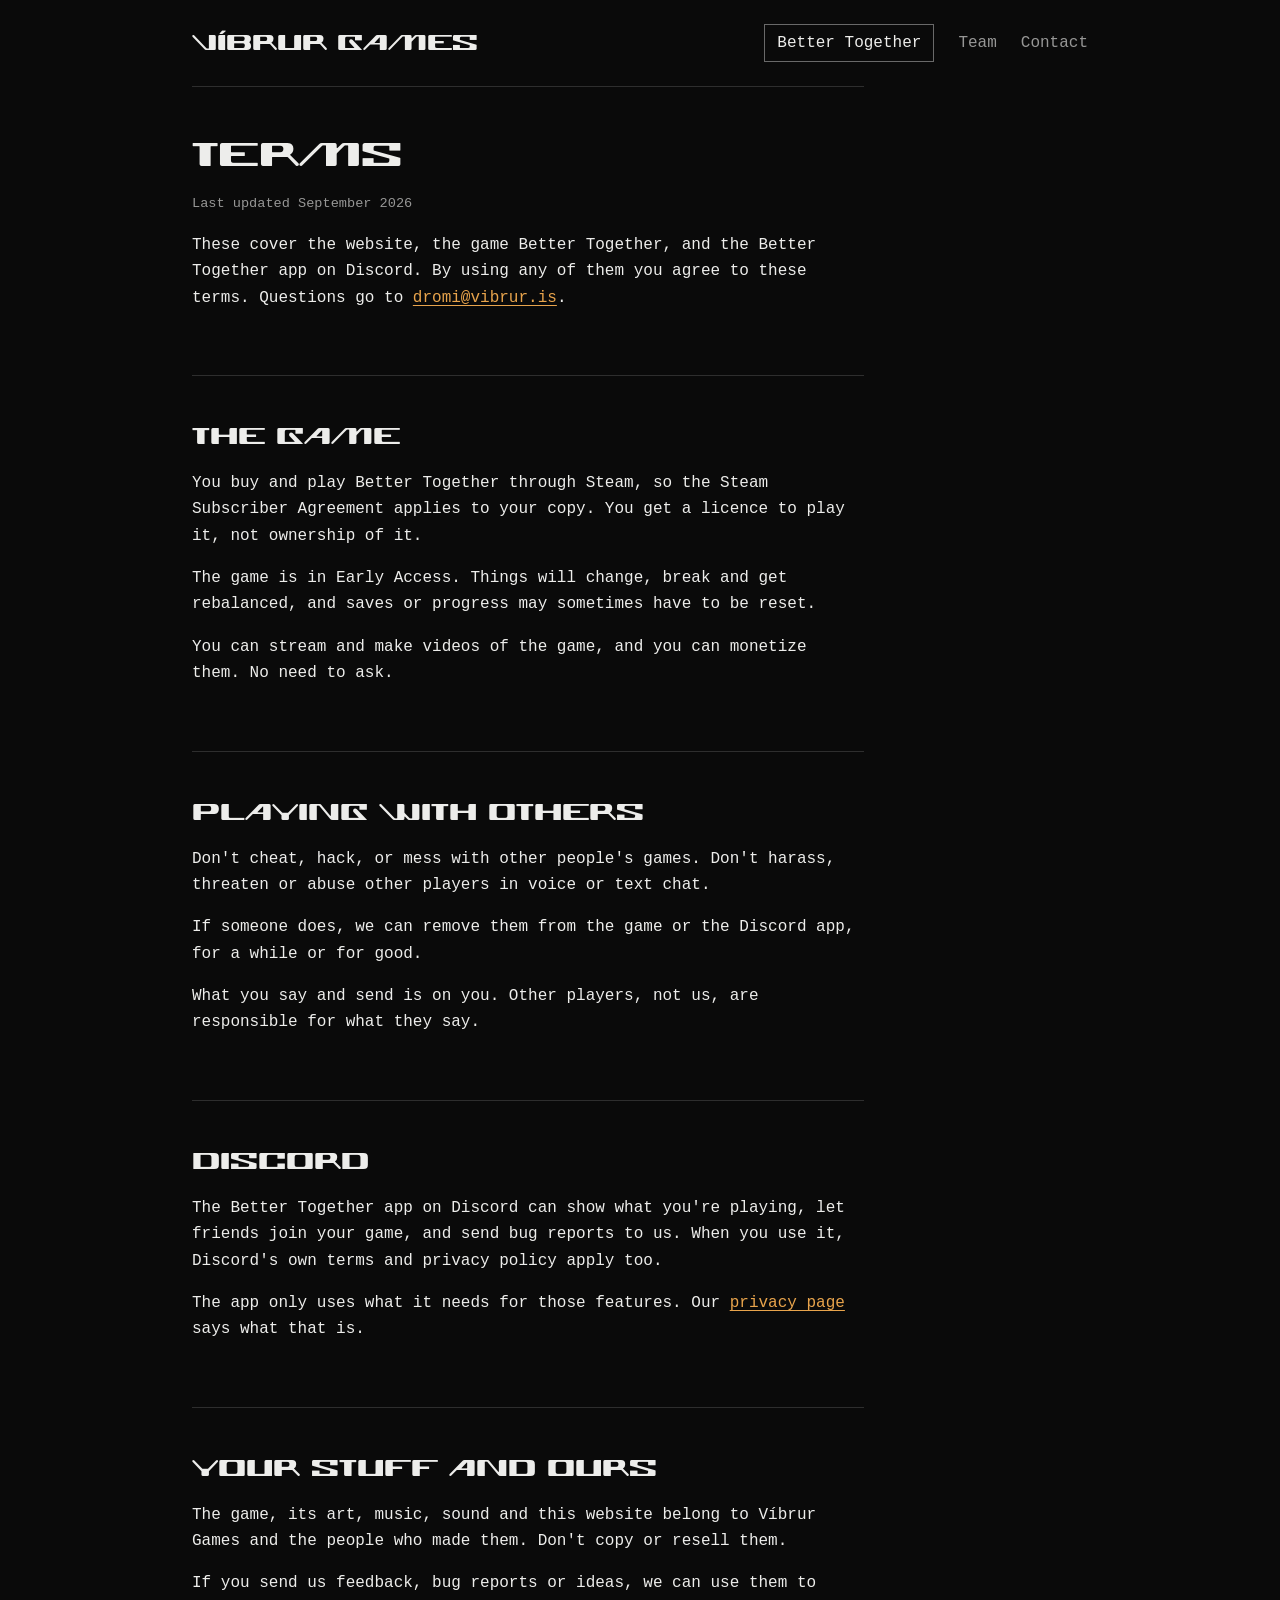
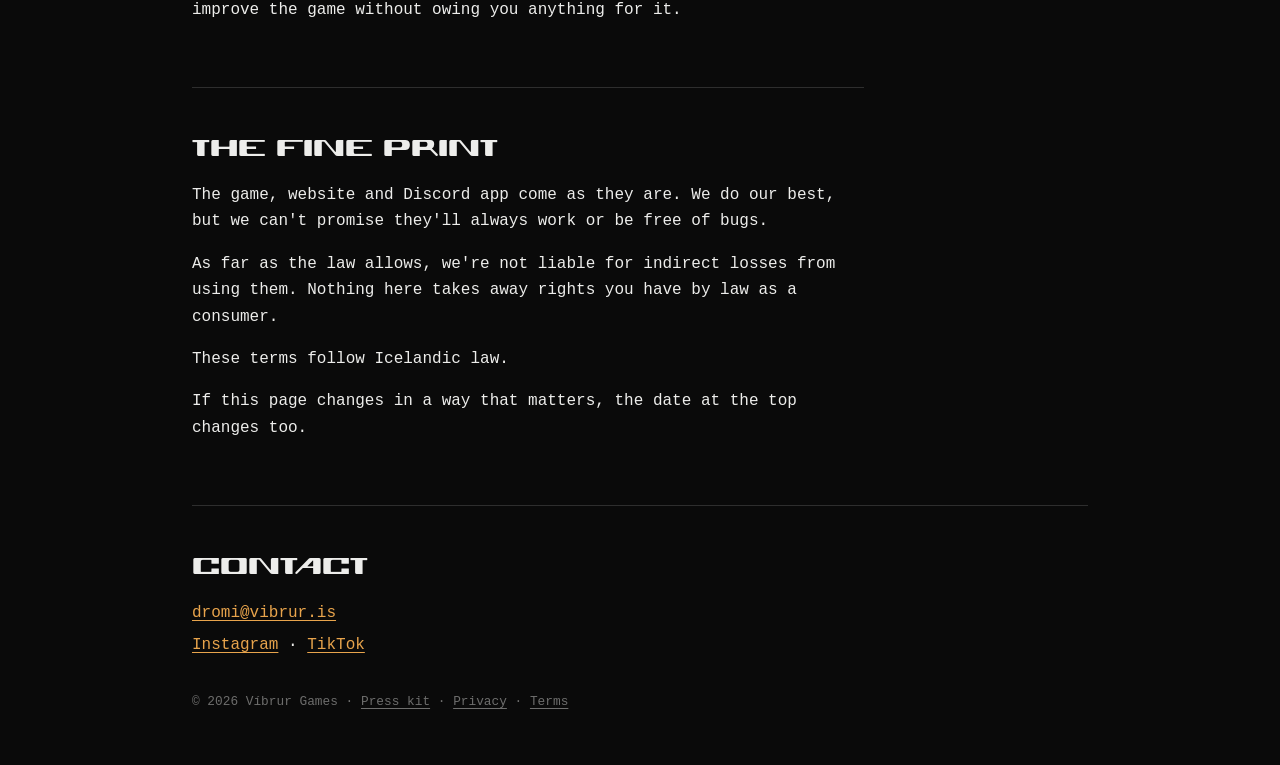
<file: terms/index.html>
<!DOCTYPE html>
<html lang="en">
<head>
<meta charset="utf-8">
<meta name="viewport" content="width=device-width, initial-scale=1">
<meta http-equiv="Content-Security-Policy" content="default-src 'self'; script-src 'self'; style-src 'self'; img-src 'self' data:; connect-src 'self'; object-src 'none'; base-uri 'self'; form-action 'none'">
<meta name="referrer" content="strict-origin-when-cross-origin">
<title>Terms · Víbrur Games</title>
<meta name="description" content="The terms for the Víbrur Games website, the game Better Together, and its Discord app.">
<meta name="theme-color" content="#0a0a0a">
<meta name="color-scheme" content="dark">
<link rel="icon" href="/favicon.ico" sizes="any">
<link rel="icon" href="/favicon-192.png" type="image/png" sizes="192x192">
<link rel="apple-touch-icon" href="/apple-touch-icon.png">
<link rel="preload" href="/fonts/superglue.otf" as="font" type="font/otf" crossorigin>
<link rel="stylesheet" href="/styles.css">
<link rel="canonical" href="https://vibrur.is/terms/">

<meta property="og:type" content="website">
<meta property="og:site_name" content="Víbrur Games">
<meta property="og:title" content="Terms · Víbrur Games">
<meta property="og:description" content="The terms for the Víbrur Games website, the game Better Together, and its Discord app.">
<meta property="og:url" content="https://vibrur.is/terms/">
</head>
<body>

<header class="top wrap">
  <a class="wordmark" href="/">Víbrur Games</a>
  <nav aria-label="Main">
    <a class="tab" href="/better-together/">Better Together</a>
    <a href="/#team">Team</a>
    <a href="#contact">Contact</a>
  </nav>
</header>

<main class="wrap legal">

  <section>
    <h1>Terms</h1>
    <p class="updated">Last updated September 2026</p>
    <p>These cover the website, the game Better Together, and the Better Together app on Discord. By using any of them you agree to these terms. Questions go to <a href="mailto:dromi@vibrur.is">dromi@vibrur.is</a>.</p>
  </section>

  <section>
    <h2>The game</h2>
    <p>You buy and play Better Together through Steam, so the Steam Subscriber Agreement applies to your copy. You get a licence to play it, not ownership of it.</p>
    <p>The game is in Early Access. Things will change, break and get rebalanced, and saves or progress may sometimes have to be reset.</p>
    <p>You can stream and make videos of the game, and you can monetize them. No need to ask.</p>
  </section>

  <section>
    <h2>Playing with others</h2>
    <p>Don't cheat, hack, or mess with other people's games. Don't harass, threaten or abuse other players in voice or text chat.</p>
    <p>If someone does, we can remove them from the game or the Discord app, for a while or for good.</p>
    <p>What you say and send is on you. Other players, not us, are responsible for what they say.</p>
  </section>

  <section>
    <h2>Discord</h2>
    <p>The Better Together app on Discord can show what you're playing, let friends join your game, and send bug reports to us. When you use it, Discord's own terms and privacy policy apply too.</p>
    <p>The app only uses what it needs for those features. Our <a href="/privacy-policy/">privacy page</a> says what that is.</p>
  </section>

  <section>
    <h2>Your stuff and ours</h2>
    <p>The game, its art, music, sound and this website belong to Víbrur Games and the people who made them. Don't copy or resell them.</p>
    <p>If you send us feedback, bug reports or ideas, we can use them to improve the game without owing you anything for it.</p>
  </section>

  <section>
    <h2>The fine print</h2>
    <p>The game, website and Discord app come as they are. We do our best, but we can't promise they'll always work or be free of bugs.</p>
    <p>As far as the law allows, we're not liable for indirect losses from using them. Nothing here takes away rights you have by law as a consumer.</p>
    <p>These terms follow Icelandic law.</p>
    <p>If this page changes in a way that matters, the date at the top changes too.</p>
  </section>

</main>

<footer class="wrap" id="contact">
  <div class="foot">
    <h2>Contact</h2>
    <p><a href="mailto:dromi@vibrur.is">dromi@vibrur.is</a></p>
    <p><a href="https://www.instagram.com/vibrur" rel="noreferrer">Instagram</a> · <a href="https://www.tiktok.com/@vibrur" rel="noreferrer">TikTok</a></p>
    <p class="small">&copy; 2026 Víbrur Games · <a href="/press/">Press kit</a> · <a href="/privacy-policy/">Privacy</a> · <a href="/terms/" aria-current="page">Terms</a></p>
  </div>
</footer>

</body>
</html>
</file>
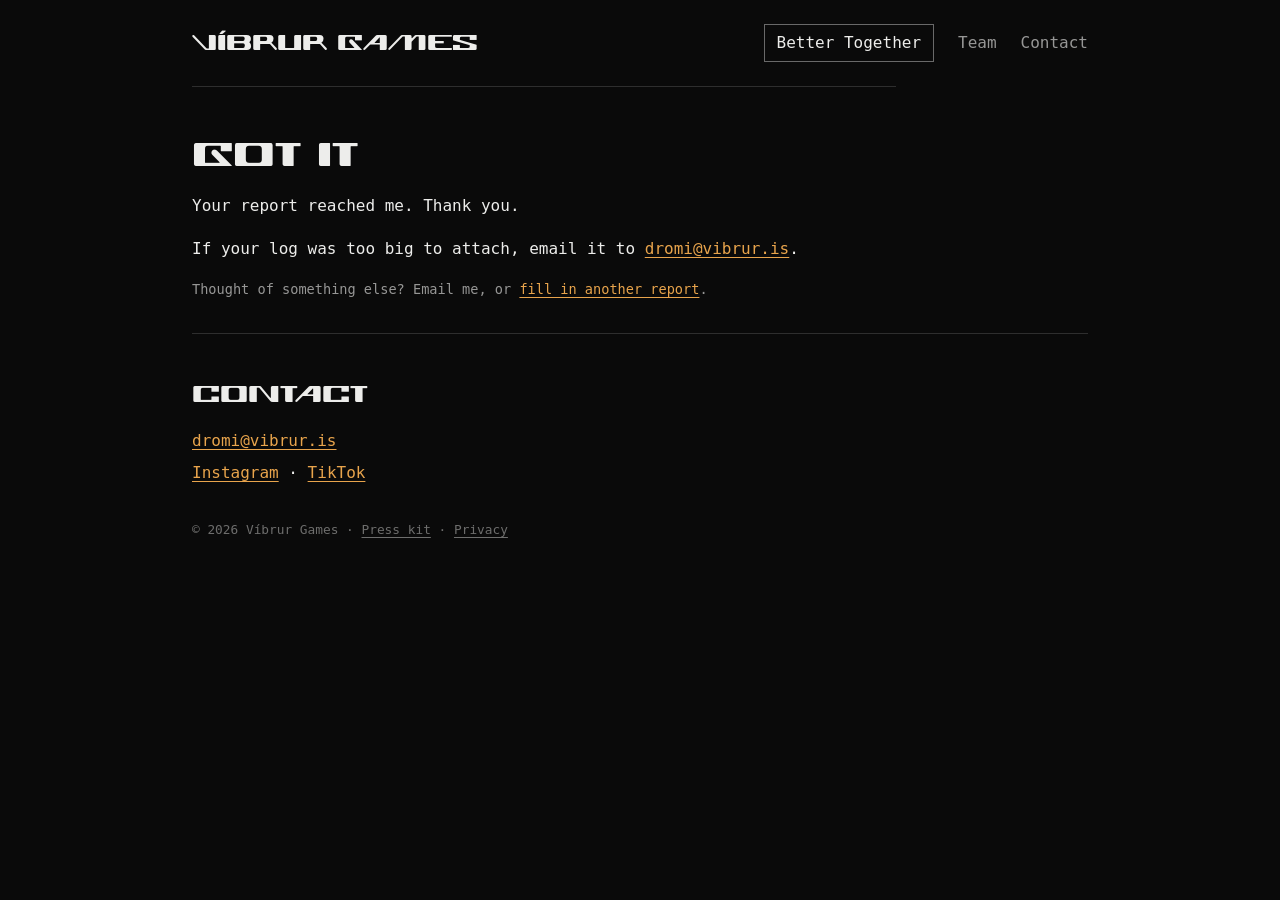
<file: report/thanks.html>
<!DOCTYPE html>
<html lang="en">
<head>
<meta charset="utf-8">
<meta name="viewport" content="width=device-width, initial-scale=1">
<meta http-equiv="Content-Security-Policy" content="default-src 'self'; script-src 'self'; style-src 'self'; img-src 'self' data:; connect-src 'self'; object-src 'none'; base-uri 'self'; form-action 'none'">
<meta name="referrer" content="strict-origin-when-cross-origin">
<meta name="robots" content="noindex">
<title>Víbrur Games · Thank You</title>
<meta name="description" content="Thank you for your Better Together playtest report.">
<meta name="theme-color" content="#0a0a0a">
<meta name="color-scheme" content="dark">
<link rel="icon" href="/favicon.ico" sizes="any">
<link rel="icon" href="/favicon-192.png" type="image/png" sizes="192x192">
<link rel="apple-touch-icon" href="/apple-touch-icon.png">
<link rel="preload" href="/fonts/superglue.otf" as="font" type="font/otf" crossorigin>
<link rel="stylesheet" href="/styles.css">
<link rel="stylesheet" href="/report/report.css">
<link rel="canonical" href="https://vibrur.is/report/thanks.html">
</head>
<body>

<header class="top wrap">
  <a class="wordmark" href="/">Víbrur Games</a>
  <nav aria-label="Main">
    <a class="tab" href="/better-together/">Better Together</a>
    <a href="/#team">Team</a>
    <a href="#contact">Contact</a>
  </nav>
</header>

<main class="wrap report">
  <section class="thanks">
    <h1>Got it</h1>
    <p>Your report reached me. Thank you.</p>
    <p>If your log was too big to attach, email it to <a href="mailto:dromi@vibrur.is">dromi@vibrur.is</a>.</p>
    <p class="mono-note">Thought of something else? Email me, or <a href="/report/">fill in another report</a>.</p>
  </section>
</main>

<footer class="wrap" id="contact">
  <div class="foot">
    <h2>Contact</h2>
    <p><a href="mailto:dromi@vibrur.is">dromi@vibrur.is</a></p>
    <p><a href="https://www.instagram.com/vibrur" rel="noreferrer">Instagram</a> · <a href="https://www.tiktok.com/@vibrur" rel="noreferrer">TikTok</a></p>
    <p class="small">&copy; 2026 Víbrur Games · <a href="/press/">Press kit</a> · <a href="/privacy-policy/">Privacy</a></p>
  </div>
</footer>

</body>
</html>
</file>
<file: styles.css>
/* víbrur games. colours and fonts are the game's own (bt_ui_tokens.css) */

/* superglue by raymond larabie, cc0. the game's menu title face */
@font-face {
  font-family: "Superglue";
  src: url("/fonts/superglue.otf") format("opentype");
  font-display: swap;
}

:root {
  --bg: #0a0a0a;
  --panel: #101011;
  --panel-2: #17181a;
  --ink: #ededeb;
  --dim: rgba(237, 237, 235, 0.62);
  --faint: rgba(237, 237, 235, 0.44);
  --line: rgba(237, 237, 235, 0.16);
  --line-strong: rgba(237, 237, 235, 0.42);
  --accent: #e8a44c;
  --accent-line: rgba(232, 164, 76, 0.45);
  --danger: #ef1d20;
  --display: "Superglue", "Cascadia Mono", Consolas, monospace;
  --mono: "Cascadia Mono", Consolas, "SF Mono", Menlo, monospace;
  color-scheme: dark;
}

* { box-sizing: border-box; }

html { background: var(--bg); }

body {
  margin: 0;
  background: var(--bg);
  color: var(--ink);
  font: 16px/1.65 var(--mono);
  -webkit-text-size-adjust: 100%;
}

a { color: var(--accent); text-underline-offset: 3px; }
a:hover { color: var(--ink); }

:focus-visible { outline: 2px solid var(--ink); outline-offset: 3px; }

::selection { background: var(--accent); color: var(--bg); }

img { display: block; max-width: 100%; height: auto; }

h1, h2, h3 {
  font-family: var(--display);
  font-weight: normal;
  line-height: 1.2;
  margin: 0 0 1.25rem;
}

/* superglue is wide; single words like SCREENSHOTS must fit a 320 px phone */
h1 { font-size: clamp(1.5rem, 8vw, 2rem); }
h2 { font-size: clamp(1.1rem, 5.5vw, 1.35rem); }

p { margin: 0 0 1rem; }

.visually-hidden {
  position: absolute;
  width: 1px; height: 1px;
  padding: 0; margin: -1px;
  overflow: hidden;
  clip: rect(0, 0, 0, 0);
  white-space: nowrap;
  border: 0;
}

.wrap {
  max-width: 60rem;
  margin: 0 auto;
  padding-left: 1rem;
  padding-right: 1rem;
}

@media (min-width: 40rem) {
  .wrap { padding-left: 2rem; padding-right: 2rem; }
}

/* ---- header ---- */

.top {
  display: flex;
  flex-wrap: wrap;
  align-items: center;
  justify-content: space-between;
  gap: 1rem 2rem;
  padding-top: 1.5rem;
  padding-bottom: 1.5rem;
}

.wordmark {
  font-family: var(--display);
  font-size: 1.25rem;
  line-height: 1;
  color: var(--ink);
  text-decoration: none;
  margin: 0;
}

.top nav {
  display: flex;
  flex-wrap: wrap;
  align-items: center;
  gap: 0.5rem 1.5rem;
}

.top nav a { color: var(--dim); text-decoration: none; }
.top nav a:hover { color: var(--ink); }

/* the game gets a real tab; it inverts on its own page like a menu tab in game */
.top nav .tab {
  color: var(--ink);
  border: 1px solid var(--line-strong);
  padding: 0.3rem 0.75rem;
}

.top nav .tab:hover,
.top nav .tab[aria-current="page"] {
  background: var(--ink);
  border-color: var(--ink);
  color: var(--bg);
}

/* ---- sections ---- */

main section {
  padding: 3rem 0;
  border-top: 1px solid var(--line);
}

@media (max-width: 40rem) {
  main section { padding: 2.25rem 0; }
}

main section > p { max-width: 44rem; }

.btn {
  display: inline-block;
  font: inherit;
  color: var(--ink);
  background: none;
  border: 1px solid var(--ink);
  padding: 0.7rem 1.4rem;
  text-decoration: none;
  cursor: pointer;
}

.btn:hover { background: var(--ink); color: var(--bg); }

/* valve's logo as is: 50 px tall, its own clear space, no words on it */
.steam-logo { display: inline-block; padding: 0.5rem; line-height: 0; }
.links .steam-logo img { width: auto; height: 50px; background: none; }

.links {
  display: flex;
  flex-wrap: wrap;
  align-items: center;
  gap: 1rem 1.75rem;
  margin-top: 1.75rem;
}

/* ---- home: the game block ---- */

.steam-widget { padding: 2.5rem 0 3rem; }
.steam-widget iframe { display: block; margin: 0 auto; width: 100%; max-width: 646px; height: 190px; border: 0; }

.game-card img { width: 100%; background: var(--panel); }

.game-card h2 { margin: 1.5rem 0 0.75rem; font-size: clamp(1.2rem, 5.2vw, 1.6rem); }
.game-card h2 a { color: var(--ink); text-decoration: none; }
.game-card h2 a:hover { color: var(--accent); }

/* ---- team ---- */

.rows {
  list-style: none;
  margin: 0;
  padding: 0;
}

.rows li {
  display: flex;
  flex-wrap: wrap;
  justify-content: space-between;
  gap: 0 1.5rem;
  padding: 0.7rem 0;
  border-top: 1px solid var(--line);
}

.rows .role { color: var(--dim); }

/* stack every row on phones so short roles don't sit differently from long ones */
@media (max-width: 40rem) {
  .rows li { display: block; }
  .rows .role { display: block; }
}

/* ---- better together page ---- */

.game-head {
  text-align: center;
  padding: 2.5rem 0 3rem;
  border-top: 1px solid var(--line);
}

.game-head h1 { margin: 0 auto 2rem; max-width: 24rem; }
.game-head h1 img { margin: 0 auto; width: 100%; }
.game-head .links { justify-content: center; }

.blurb {
  max-width: 36rem;
  margin: 0 auto 2rem;
  text-align: left;
}

.shots {
  display: grid;
  grid-template-columns: 1fr 1fr;
  gap: 0.75rem;
}

.shots a { display: block; }
.shots .wide { grid-column: 1 / -1; }
.shots img { width: 100%; aspect-ratio: 16 / 9; background: var(--panel); }

@media (max-width: 40rem) {
  .shots { grid-template-columns: 1fr; }
}

.facts {
  display: grid;
  grid-template-columns: max-content 1fr;
  gap: 0.5rem 2rem;
  margin: 0;
}

.facts dt { color: var(--dim); }
.facts dd { margin: 0; }

@media (max-width: 30rem) {
  .facts { grid-template-columns: 1fr; gap: 0; }
  .facts dd { margin-bottom: 0.75rem; }
}

/* ---- screenshot viewer ---- */

.viewer {
  width: 100%;
  height: 100%;
  height: 100dvh;
  max-width: none;
  max-height: none;
  margin: 0;
  padding: 0;
  border: 0;
  overflow: hidden;
  background: var(--bg);
  color: var(--ink);
}

.viewer[open] { display: flex; flex-direction: column; }
.viewer::backdrop { background: var(--bg); }

.viewer img {
  flex: 1;
  min-height: 0;
  width: 100%;
  object-fit: contain;
}

.viewer-bar {
  display: flex;
  align-items: center;
  gap: 1rem;
  padding: 1rem;
  padding-bottom: max(1rem, env(safe-area-inset-bottom));
  font-variant-numeric: tabular-nums;
}

.viewer-bar .btn { padding: 0.55rem 1.1rem; }
.viewer-close { margin-left: auto; }

html.viewer-open { overflow: hidden; }

/* ---- privacy page ---- */

.legal section { max-width: 42rem; }
.legal .updated { color: var(--dim); font-size: 0.85rem; }
.legal h3 { font-family: var(--mono); font-size: 1rem; font-weight: bold; margin: 2.25rem 0 0.6rem; }
.legal ul { margin: 0 0 1rem; padding-left: 1.2rem; }
.legal li { margin: 0 0 0.6rem; }

/* ---- footer ---- */

.foot {
  border-top: 1px solid var(--line);
  padding-top: 3rem;
  padding-bottom: 3rem;
}

.foot p { margin: 0 0 0.35rem; }
.foot .small { margin-top: 2rem; font-size: 0.8rem; color: var(--faint); }
.foot .small a { color: var(--faint); }
.foot .small a:hover { color: var(--ink); }
</file>
<file: report/report.css>
/* playtest report page. tokens come from /styles.css */

.report > h1 + section,
.report section,
.report .milestone { max-width: 44rem; }

.report section { padding: 2.75rem 0 1rem; }

.report .mono-note {
  font-size: 0.85rem;
  line-height: 1.7;
  color: var(--dim);
}

.report code {
  font: inherit;
  font-size: 0.85rem;
  background: var(--panel);
  border: 1px solid var(--line);
  padding: 0.1em 0.45em;
  word-break: break-all;
}

/* ---- section titles: number, name, time ---- */

.sec-label {
  display: flex;
  flex-wrap: wrap;
  align-items: baseline;
  gap: 0.25rem 0.9rem;
  margin: 0 0 2rem;
}

.sec-label::before {
  content: attr(data-index);
  font-family: var(--mono);
  font-size: 0.85rem;
  color: var(--accent);
}

.sec-label .sec-time {
  font-family: var(--mono);
  font-size: 0.8rem;
  color: var(--faint);
  white-space: nowrap;
}

/* ---- questions ---- */

.q { margin: 0 0 2.25rem; }

.q-label {
  display: block;
  color: var(--ink);
  margin: 0 0 0.7rem;
}

.q-label .req,
.hint-inline {
  font-size: 0.8rem;
  color: var(--faint);
}

.q .hint {
  display: block;
  font-size: 0.8rem;
  line-height: 1.6;
  color: var(--faint);
  margin-top: 0.5rem;
}

.q input[type="text"],
.q textarea {
  width: 100%;
  font: inherit;
  color: var(--ink);
  background: var(--panel);
  border: 1px solid var(--line);
  border-radius: 0;
  padding: 0.65rem 0.8rem;
  outline: none;
}

.q textarea {
  min-height: 6.5rem;
  resize: vertical;
}

.q input[type="text"]:focus,
.q textarea:focus {
  border-color: var(--ink);
  background: var(--panel-2);
}

.q input[type="file"] {
  width: 100%;
  font: inherit;
  font-size: 0.85rem;
  color: var(--dim);
  background: var(--panel);
  border: 1px solid var(--line);
  padding: 0.65rem 0.8rem;
  cursor: pointer;
}

.q input[type="file"]::file-selector-button {
  font: inherit;
  color: var(--ink);
  background: none;
  border: 1px solid var(--line-strong);
  padding: 0.35rem 0.9rem;
  margin-right: 1rem;
  cursor: pointer;
}

.q input[type="file"]::file-selector-button:hover {
  background: var(--ink);
  color: var(--bg);
}

.attach-over { color: var(--danger) !important; }

/* several related answers inside one .q */

.subq { margin: 0 0 1.25rem; }
.subq:last-child { margin-bottom: 0; }

.subq-label {
  display: block;
  font-size: 0.85rem;
  color: var(--dim);
  margin: 0 0 0.45rem;
}

/* chip labels are display:flex, which beats the hidden attribute on its own */
.report [hidden] { display: none !important; }

/* ---- study cards ---- */

.sub-h {
  font-size: 1.05rem;
  margin: 3rem 0 0.75rem;
}

.study {
  border: 1px solid var(--line);
  background: var(--panel);
  padding: 1rem 1rem 1.2rem;
  margin-bottom: 1rem;
}

.study-head {
  display: flex;
  flex-wrap: wrap;
  align-items: baseline;
  gap: 0.2rem 0.8rem;
  margin: 0 0 1rem;
}

.study-day { font-size: 0.8rem; color: var(--accent); }
.study-name { color: var(--ink); }

.study-note {
  flex-basis: 100%;
  font-size: 0.8rem;
  color: var(--dim);
}

.study-body {
  margin-top: 1.1rem;
  padding-top: 1.1rem;
  border-top: 1px dashed var(--line);
}

.study textarea { min-height: 4.5rem; }

/* mechanics rows sit tighter than regular questions */
.q.mech { margin-bottom: 1.5rem; }
.q.mech .q-label { margin-bottom: 0.5rem; }

.callout {
  border-left: 2px solid var(--accent);
  padding-left: 1rem;
  margin: 0 0 2.25rem;
}

.report .callout .mono-note { margin: 0; }

/* honeypot. lives here, not in a style attribute, because the csp blocks inline styles */
.honey {
  position: absolute;
  left: -9999px;
  width: 1px;
  height: 1px;
  opacity: 0;
}

.milestone {
  margin: 2rem 0 0;
  padding: 1rem 0 0;
  border-top: 1px dashed var(--line);
}

/* ---- progress pill, fixed bottom right, jumps to send ---- */

.progress-pill {
  position: fixed;
  right: 1rem;
  bottom: 1rem;
  z-index: 10;
  display: flex;
  align-items: center;
  gap: 0.6rem;
  appearance: none;
  font: inherit;
  font-size: 0.8rem;
  color: var(--ink);
  background: var(--panel);
  border: 1px solid var(--line-strong);
  padding: 0.5rem 0.8rem;
  cursor: pointer;
}

.progress-pill:hover { border-color: var(--ink); }

.pp-track {
  width: 64px;
  height: 3px;
  background: var(--line);
  overflow: hidden;
}

.pp-fill {
  display: block;
  height: 100%;
  width: 0;
  background: var(--accent);
}

#pp-text { font-variant-numeric: tabular-nums; }

@media (max-width: 40rem) {
  .progress-pill { right: 0.6rem; bottom: 0.6rem; }
}

/* ---- choice chips ---- */

.choices {
  display: flex;
  flex-wrap: wrap;
  gap: 0.45rem;
}

.choices label {
  display: flex;
  align-items: center;
  gap: 0.45rem;
  font-size: 0.85rem;
  color: var(--dim);
  border: 1px solid var(--line);
  padding: 0.45rem 0.8rem;
  cursor: pointer;
  user-select: none;
}

.choices label:hover {
  border-color: var(--line-strong);
  color: var(--ink);
}

.choices input[type="radio"],
.choices input[type="checkbox"] {
  accent-color: var(--accent);
  margin: 0;
  width: 0.85rem;
  height: 0.85rem;
  flex-shrink: 0;
}

.choices label:has(input:checked) {
  border-color: var(--accent);
  color: var(--ink);
  background: rgba(232, 164, 76, 0.12);
}

.choices label:has(input:focus-visible) {
  outline: 2px solid var(--ink);
  outline-offset: 2px;
}

.choices.scale label { padding: 0.45rem 0.85rem; }
.choices.ticks { gap: 0.4rem; }
.choices.ticks label { padding: 0.4rem 0.7rem; }

/* ---- send ---- */

.report-actions {
  display: flex;
  flex-wrap: wrap;
  gap: 0.75rem;
  margin: 1.25rem 0 1rem;
}

.steps {
  margin: 1.25rem 0 1.5rem;
  padding-left: 1.3rem;
}

.steps li { margin: 0 0 0.85rem; }

.clear-row { margin-top: 3rem; }

.linklike {
  appearance: none;
  font: inherit;
  font-size: 0.85rem;
  color: var(--faint);
  background: none;
  border: none;
  padding: 0;
  cursor: pointer;
  text-decoration: underline;
  text-underline-offset: 3px;
}

.linklike:hover { color: var(--ink); }

/* thanks page */
.report .thanks { padding-top: 3rem; }
</file>
